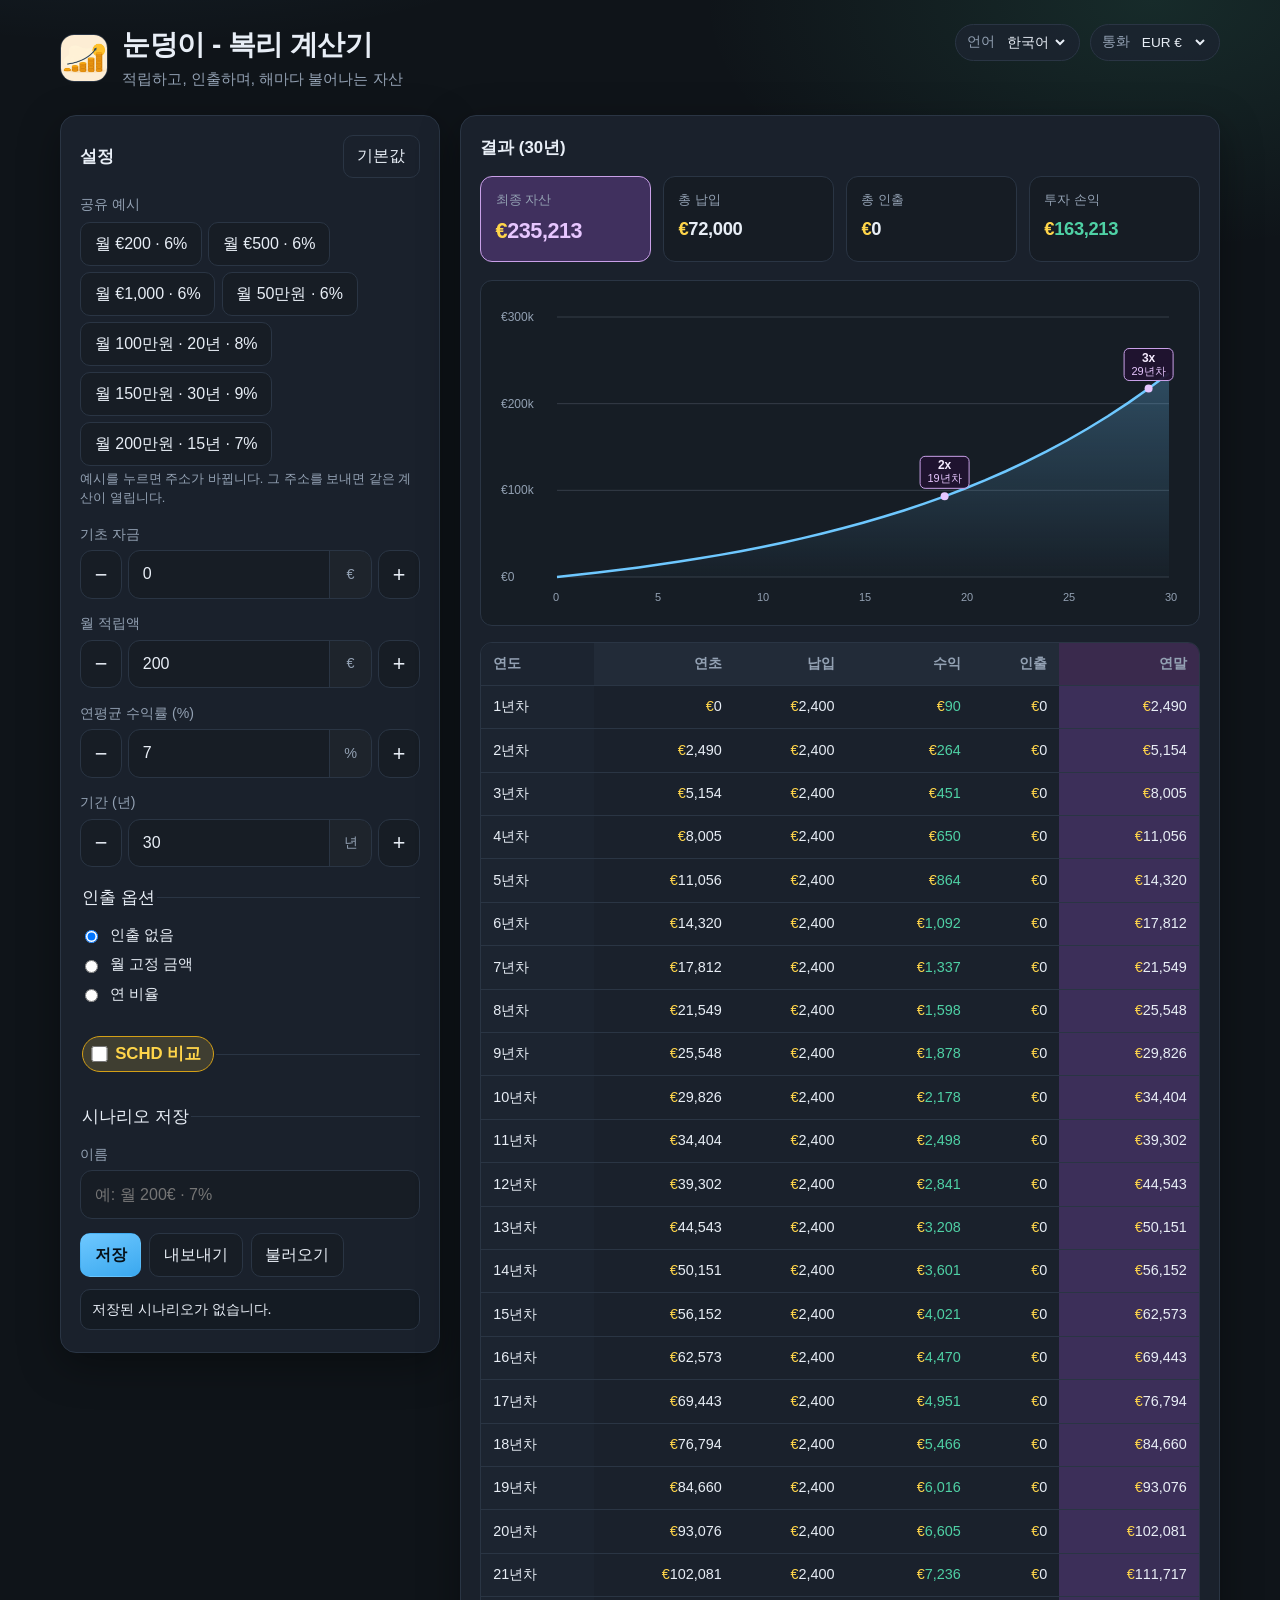
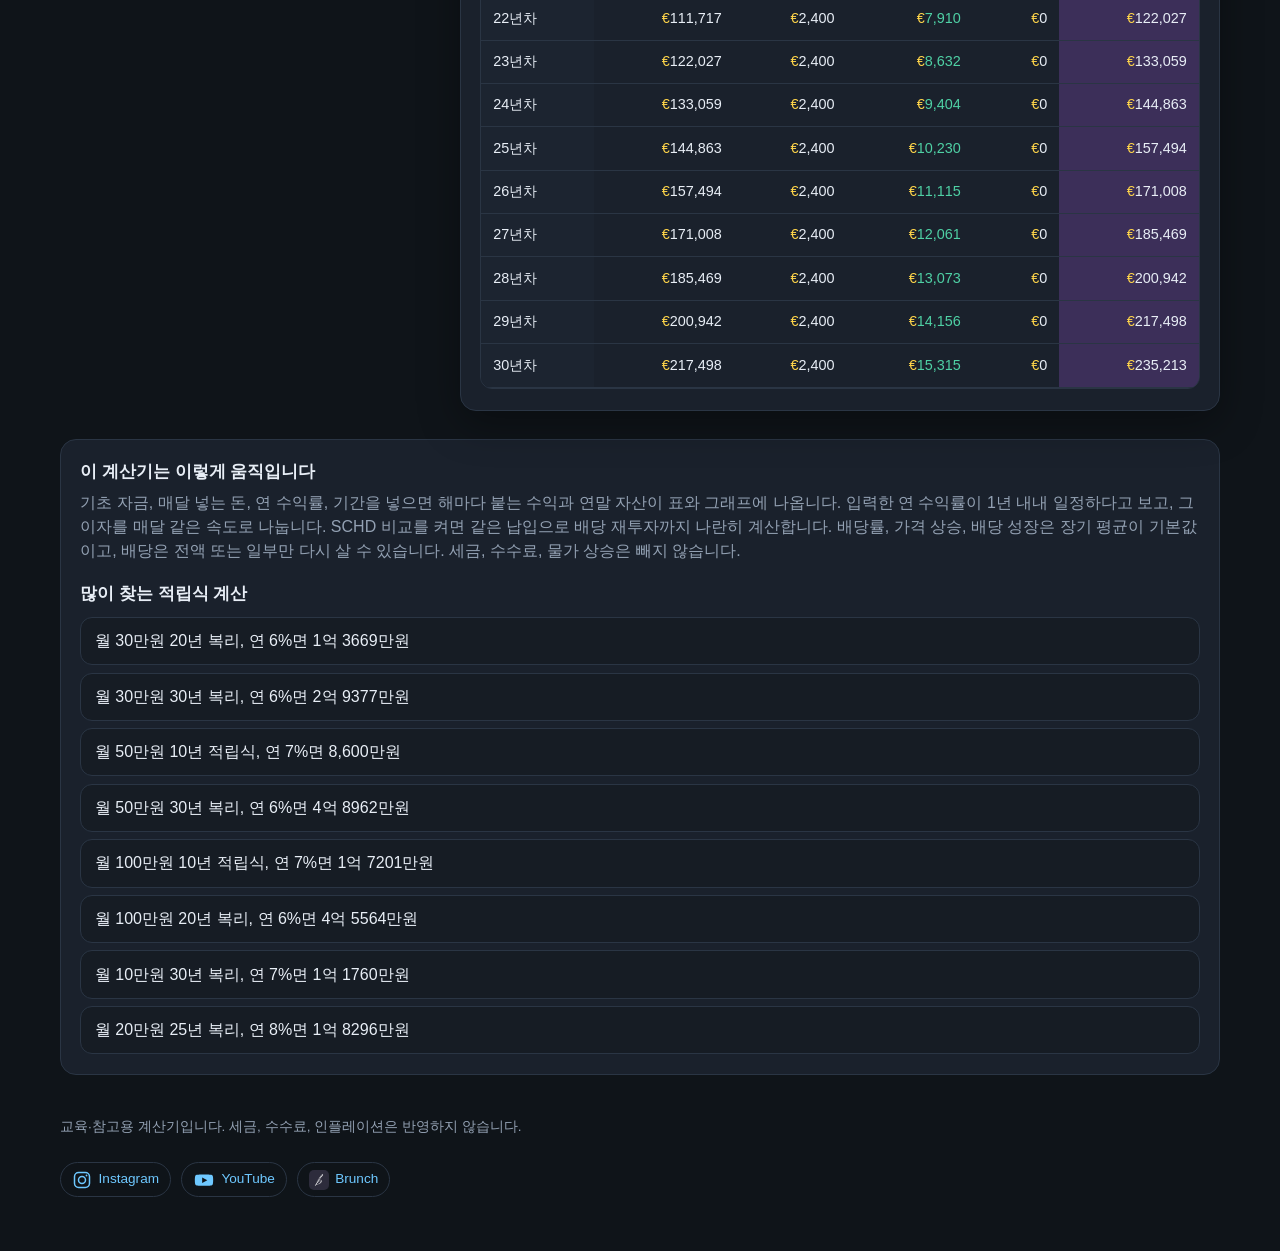
<file: index.html>
<!DOCTYPE html>
<html lang="ko">
<head>
  <meta charset="UTF-8" />
  <meta name="viewport" content="width=device-width, initial-scale=1" />
  <title>눈덩이 복리 계산기 | 월 30만원·50만원·100만원, 10년·20년·30년 뒤 자산</title>
  <meta name="description" content="매달 넣는 돈과 연 수익률을 입력하면 10년, 20년, 30년 뒤 자산이 바로 나옵니다. 월 30만원 20년은 연 6%에 1억 3669만원, 월 100만원 10년은 연 7%에 1억 7201만원입니다." />
  <meta name="robots" content="index,follow" />
  <link rel="canonical" href="https://dublinajae.github.io/snowball/" />
  <link rel="alternate" hreflang="ko" href="https://dublinajae.github.io/snowball/" />
  <link rel="alternate" hreflang="en" href="https://dublinajae.github.io/snowball/en/" />
  <link rel="alternate" hreflang="x-default" href="https://dublinajae.github.io/snowball/" />
  <meta property="og:type" content="website" />
  <meta property="og:locale" content="ko_KR" />
  <meta property="og:site_name" content="눈덩이" />
  <meta property="og:title" content="눈덩이 복리 계산기 | 매달 넣으면 몇 년 뒤 얼마인가" />
  <meta property="og:description" content="월 30만원을 20년, 연 6%로 넣으면 1억 3669만원. 월 100만원을 10년, 연 7%로 넣으면 1억 7201만원. 기간과 수익률은 바로 바꿔 볼 수 있습니다." />
  <meta property="og:url" content="https://dublinajae.github.io/snowball/" />
  <meta name="twitter:card" content="summary" />
  <meta name="twitter:title" content="눈덩이 복리 계산기 | 매달 넣으면 몇 년 뒤 얼마인가" />
  <meta name="twitter:description" content="월 30만원 20년 연 6%는 1억 3669만원, 월 100만원 10년 연 7%는 1억 7201만원. 적립식 복리를 표와 그래프로 계산합니다." />
  <script type="application/ld+json">
  {
    "@context": "https://schema.org",
    "@type": "WebApplication",
    "name": "눈덩이 - 복리 계산기",
    "url": "https://dublinajae.github.io/snowball/",
    "applicationCategory": "FinanceApplication",
    "operatingSystem": "Web",
    "inLanguage": "ko",
    "offers": { "@type": "Offer", "price": "0", "priceCurrency": "KRW" },
    "description": "매달 적립하는 돈과 연 수익률로 10년, 20년, 30년 뒤 자산을 계산합니다."
  }
  </script>
  <link rel="stylesheet" href="styles.css?v=24" />
  <link rel="icon" href="favicon.png?v=1" type="image/png" />
  <link rel="apple-touch-icon" href="apple-touch-icon.png" />
</head>
<body>
  <div class="app">
    <header class="header">
      <div class="brand">
        <img class="brand-mark" src="apple-touch-icon.png" alt="" width="48" height="48" />
        <div>
          <h1 data-i18n="appTitle">눈덩이 - 복리 계산기</h1>
          <p class="tagline" data-i18n="tagline">적립하고, 인출하며, 해마다 불어나는 자산</p>
        </div>
      </div>
      <div class="header-controls">
        <label class="chip">
          <span data-i18n="language">언어</span>
          <select id="language" aria-label="Language">
            <option value="ko">한국어</option>
            <option value="en">English</option>
          </select>
        </label>
        <label class="chip">
          <span data-i18n="currency">통화</span>
          <select id="currency" aria-label="Currency">
            <option value="EUR">EUR €</option>
            <option value="KRW">KRW 원</option>
          </select>
        </label>
      </div>
    </header>

    <main class="layout">
      <section class="panel inputs" aria-labelledby="inputs-heading">
        <div class="panel-head">
          <h2 id="inputs-heading" data-i18n="inputsTitle">설정</h2>
          <button type="button" id="resetDefaults" class="btn ghost" data-i18n="reset">기본값</button>
        </div>

        <div class="examples">
          <p class="examples-label" data-i18n="examplesTitle">공유 예시</p>
          <div class="example-row" id="exampleList"></div>
          <p class="hint" data-i18n="examplesHint">예시를 누르면 주소가 바뀝니다. 그 주소를 보내면 같은 계산이 열립니다.</p>
        </div>

        <div class="field">
          <label for="initialBalance" data-i18n="initialBalance">기초 자금</label>
          <div class="stepper">
            <button type="button" class="step-btn" data-nudge="down" aria-label="줄이기">−</button>
            <div class="input-with-suffix">
              <input id="initialBalance" type="text" inputmode="numeric" autocomplete="off" />
              <span class="suffix currency-suffix">€</span>
            </div>
            <button type="button" class="step-btn" data-nudge="up" aria-label="늘리기">+</button>
          </div>
        </div>

        <div class="field">
          <label for="monthlyContribution" data-i18n="monthlyContribution">월 적립액</label>
          <div class="stepper">
            <button type="button" class="step-btn" data-nudge="down" aria-label="줄이기">−</button>
            <div class="input-with-suffix">
              <input id="monthlyContribution" type="text" inputmode="numeric" autocomplete="off" />
              <span class="suffix currency-suffix">€</span>
            </div>
            <button type="button" class="step-btn" data-nudge="up" aria-label="늘리기">+</button>
          </div>
        </div>

        <div class="field">
          <label for="annualReturn" data-i18n="annualReturn">연평균 수익률 (%)</label>
          <div class="stepper">
            <button type="button" class="step-btn" data-nudge="down" aria-label="줄이기">−</button>
            <div class="input-with-suffix">
              <input id="annualReturn" type="number" step="0.1" inputmode="decimal" />
              <span class="suffix">%</span>
            </div>
            <button type="button" class="step-btn" data-nudge="up" aria-label="늘리기">+</button>
          </div>
        </div>

        <div class="field">
          <label for="years" data-i18n="years">기간 (년)</label>
          <div class="stepper">
            <button type="button" class="step-btn" data-nudge="down" aria-label="줄이기">−</button>
            <div class="input-with-suffix">
              <input id="years" type="number" min="1" max="80" step="1" inputmode="numeric" />
              <span class="suffix" data-i18n="yearsUnit">년</span>
            </div>
            <button type="button" class="step-btn" data-nudge="up" aria-label="늘리기">+</button>
          </div>
        </div>

        <fieldset class="fieldset">
          <legend data-i18n="withdrawalTitle">인출 옵션</legend>
          <div class="radio-row">
            <label>
              <input type="radio" name="withdrawalMode" value="none" checked />
              <span data-i18n="withdrawalNone">인출 없음</span>
            </label>
            <label>
              <input type="radio" name="withdrawalMode" value="fixed" />
              <span data-i18n="withdrawalFixed">월 고정 금액</span>
            </label>
            <label>
              <input type="radio" name="withdrawalMode" value="percent" />
              <span data-i18n="withdrawalPercent">연 비율</span>
            </label>
          </div>

          <div class="field withdrawal-field" id="fixedWithdrawalField" hidden>
            <label for="monthlyWithdrawal" data-i18n="monthlyWithdrawal">월 인출액</label>
            <div class="stepper">
              <button type="button" class="step-btn" data-nudge="down" aria-label="줄이기">−</button>
              <div class="input-with-suffix">
                <input id="monthlyWithdrawal" type="text" inputmode="numeric" autocomplete="off" />
                <span class="suffix currency-suffix">€</span>
              </div>
              <button type="button" class="step-btn" data-nudge="up" aria-label="늘리기">+</button>
            </div>
          </div>

          <div class="field withdrawal-field" id="percentWithdrawalField" hidden>
            <label for="annualWithdrawalPercent" data-i18n="annualWithdrawalPercent">연 인출 비율 (%)</label>
            <div class="stepper">
              <button type="button" class="step-btn" data-nudge="down" aria-label="줄이기">−</button>
              <div class="input-with-suffix">
                <input id="annualWithdrawalPercent" type="number" min="0" max="100" step="0.1" inputmode="decimal" />
                <span class="suffix">%</span>
              </div>
              <button type="button" class="step-btn" data-nudge="up" aria-label="늘리기">+</button>
            </div>
            <p class="hint" data-i18n="percentHint">매년 초 잔액의 비율을 12개월로 나눠 인출합니다.</p>
          </div>
        </fieldset>

        <fieldset class="fieldset">
          <legend>
            <label class="legend-check">
              <input id="schdEnabled" type="checkbox" />
              <span data-i18n="schdCompare">SCHD 비교</span>
            </label>
          </legend>
          <div id="schdSettings" hidden>
          <p class="hint" data-i18n="schdHint">배당률 3.1%는 현재 분배수익률입니다. 배당 성장률 11%는 2012–2025년 연간 배당이 늘어난 속도(CAGR 10.99%)입니다. 가격 상승률 6%는 과거 시세 상승(약 10%)보다 낮게 잡은 보수적 가정입니다.</p>
          <div class="field">
            <label for="schdYield" data-i18n="schdYield">연간 배당률 (%)</label>
            <div class="stepper">
              <button type="button" class="step-btn" data-nudge="down" aria-label="줄이기">−</button>
              <div class="input-with-suffix">
                <input id="schdYield" type="number" step="0.1" inputmode="decimal" />
                <span class="suffix">%</span>
              </div>
              <button type="button" class="step-btn" data-nudge="up" aria-label="늘리기">+</button>
            </div>
          </div>
          <div class="field">
            <label for="schdPriceGrowth" data-i18n="schdPriceGrowth">연간 가격 상승률 (%)</label>
            <div class="stepper">
              <button type="button" class="step-btn" data-nudge="down" aria-label="줄이기">−</button>
              <div class="input-with-suffix">
                <input id="schdPriceGrowth" type="number" step="0.1" inputmode="decimal" />
                <span class="suffix">%</span>
              </div>
              <button type="button" class="step-btn" data-nudge="up" aria-label="늘리기">+</button>
            </div>
          </div>
          <div class="field">
            <label for="schdDividendGrowth" data-i18n="schdDividendGrowth">연간 배당 성장률 (%)</label>
            <div class="stepper">
              <button type="button" class="step-btn" data-nudge="down" aria-label="줄이기">−</button>
              <div class="input-with-suffix">
                <input id="schdDividendGrowth" type="number" step="0.1" inputmode="decimal" />
                <span class="suffix">%</span>
              </div>
              <button type="button" class="step-btn" data-nudge="up" aria-label="늘리기">+</button>
            </div>
          </div>
          <div class="radio-row">
            <label>
              <input type="radio" name="schdReinvest" value="all" checked />
              <span data-i18n="schdReinvestAll">배당 전액 재투자</span>
            </label>
            <label>
              <input type="radio" name="schdReinvest" value="amount" />
              <span data-i18n="schdReinvestAmountMode">일정 금액만 재투자</span>
            </label>
            <label>
              <input type="radio" name="schdReinvest" value="percent" />
              <span data-i18n="schdReinvestPercentMode">일정 비율만 재투자</span>
            </label>
          </div>
          <div class="field withdrawal-field" id="schdAmountField" hidden>
            <label for="schdReinvestAmount" data-i18n="schdReinvestAmount">월 재투자액</label>
            <div class="stepper">
              <button type="button" class="step-btn" data-nudge="down" aria-label="줄이기">−</button>
              <div class="input-with-suffix">
                <input id="schdReinvestAmount" type="text" inputmode="numeric" autocomplete="off" />
                <span class="suffix currency-suffix">€</span>
              </div>
              <button type="button" class="step-btn" data-nudge="up" aria-label="늘리기">+</button>
            </div>
            <p class="hint" data-i18n="schdAmountHint">이번 달 배당 가운데 이 금액만 다시 삽니다. 배당이 더 적으면 전액을 재투자합니다.</p>
          </div>
          <div class="field withdrawal-field" id="schdPercentField" hidden>
            <label for="schdReinvestPercent" data-i18n="schdReinvestPercent">재투자 비율 (%)</label>
            <div class="stepper">
              <button type="button" class="step-btn" data-nudge="down" aria-label="줄이기">−</button>
              <div class="input-with-suffix">
                <input id="schdReinvestPercent" type="number" min="0" max="100" step="5" inputmode="decimal" />
                <span class="suffix">%</span>
              </div>
              <button type="button" class="step-btn" data-nudge="up" aria-label="늘리기">+</button>
            </div>
            <p class="hint" data-i18n="schdPercentHint">이번 달 배당의 이 비율만 다시 사고, 나머지는 현금으로 쌓입니다.</p>
          </div>
          </div>
        </fieldset>

        <fieldset class="fieldset scenarios">
          <legend data-i18n="scenariosTitle">시나리오 저장</legend>
          <div class="field">
            <label for="scenarioName" data-i18n="scenarioName">이름</label>
            <input id="scenarioName" type="text" maxlength="60" placeholder="예: 월 200€ · 7%" />
          </div>
          <div class="btn-row">
            <button type="button" id="saveScenario" class="btn primary" data-i18n="save">저장</button>
            <button type="button" id="exportJson" class="btn" data-i18n="export">내보내기</button>
            <label class="btn file-btn">
              <span data-i18n="import">불러오기</span>
              <input id="importJson" type="file" accept="application/json,.json" hidden />
            </label>
          </div>
          <ul id="scenarioList" class="scenario-list" aria-live="polite"></ul>
        </fieldset>
      </section>

      <section class="panel results" aria-labelledby="results-heading">
        <div class="panel-head">
          <h2 id="results-heading">결과 (30년)</h2>
        </div>

        <div class="summary" id="summary">
          <article class="stat stat-final">
            <h3 data-i18n="finalBalance">최종 자산</h3>
            <p class="stat-value" id="finalBalance">—</p>
          </article>
          <article class="stat">
            <h3 data-i18n="totalContributed">총 납입</h3>
            <p class="stat-value" id="totalContributed">—</p>
          </article>
          <article class="stat">
            <h3 data-i18n="totalWithdrawn">총 인출</h3>
            <p class="stat-value" id="totalWithdrawn">—</p>
          </article>
          <article class="stat">
            <h3 data-i18n="gain">투자 손익</h3>
            <p class="stat-value" id="gain">—</p>
          </article>
        </div>

        <div class="summary summary-schd" id="schdSummary" hidden>
          <article class="stat stat-schd">
            <h3 data-i18n="schdTotal">SCHD 자산</h3>
            <p class="stat-value" id="schdTotal">—</p>
          </article>
          <article class="stat">
            <h3 data-i18n="schdAnnualCash">연간 배당</h3>
            <p class="stat-value" id="schdAnnualCash">—</p>
          </article>
          <article class="stat">
            <h3 data-i18n="schdCash">누적 배당</h3>
            <p class="stat-value" id="schdCash">—</p>
          </article>
          <article class="stat">
            <h3 data-i18n="schdGap">복리와 차이</h3>
            <p class="stat-value" id="schdGap">—</p>
          </article>
        </div>

        <div class="chart-wrap">
          <canvas id="chart" width="800" height="320" role="img" aria-label="Asset growth chart"></canvas>
        </div>

        <div class="table-wrap">
          <table id="yearTable">
            <thead>
              <tr>
                <th data-i18n="colYear">연도</th>
                <th data-i18n="colStart">연초</th>
                <th data-i18n="colContrib">납입</th>
                <th data-i18n="colGrowth">수익</th>
                <th data-i18n="colWithdraw">인출</th>
                <th class="col-end" data-i18n="colEnd">연말</th>
                <th class="col-schd" data-i18n="colSchd">SCHD</th>
                <th class="col-dividend-annual" data-i18n="colAnnualDividendCash">연간 배당</th>
                <th class="col-dividend" data-i18n="colDividendCash">누적 배당</th>
              </tr>
            </thead>
            <tbody></tbody>
          </table>
        </div>
      </section>
    </main>

    <section class="seo-note" aria-labelledby="about-heading">
      <h2 id="about-heading" data-i18n="aboutTitle">이 계산기는 이렇게 움직입니다</h2>
      <p data-i18n="aboutBody">기초 자금, 매달 넣는 돈, 연 수익률, 기간을 넣으면 해마다 붙는 수익과 연말 자산이 표와 그래프에 나옵니다. 입력한 연 수익률이 1년 내내 일정하다고 보고, 그 이자를 매달 같은 속도로 나눕니다. SCHD 비교를 켜면 같은 납입으로 배당 재투자까지 나란히 계산합니다. 배당률, 가격 상승, 배당 성장은 장기 평균이 기본값이고, 배당은 전액 또는 일부만 다시 살 수 있습니다. 세금, 수수료, 물가 상승은 빼지 않습니다.</p>
      <h2 data-i18n="guidesTitle">많이 찾는 적립식 계산</h2>
      <ul class="guide-links">
        <li><a href="wol-30manwon-20nyeon/">월 30만원 20년 복리, 연 6%면 1억 3669만원</a></li>
        <li><a href="wol-30manwon-30nyeon/">월 30만원 30년 복리, 연 6%면 2억 9377만원</a></li>
        <li><a href="wol-50manwon-10nyeon/">월 50만원 10년 적립식, 연 7%면 8,600만원</a></li>
        <li><a href="wol-50manwon-30nyeon/">월 50만원 30년 복리, 연 6%면 4억 8962만원</a></li>
        <li><a href="wol-100manwon-10nyeon/">월 100만원 10년 적립식, 연 7%면 1억 7201만원</a></li>
        <li><a href="wol-100manwon-20nyeon/">월 100만원 20년 복리, 연 6%면 4억 5564만원</a></li>
        <li><a href="wol-10manwon-30nyeon/">월 10만원 30년 복리, 연 7%면 1억 1760만원</a></li>
        <li><a href="wol-20manwon-25nyeon/">월 20만원 25년 복리, 연 8%면 1억 8296만원</a></li>
      </ul>
    </section>

    <footer class="footer">
      <p data-i18n="disclaimer">교육·참고용 계산기입니다. 세금, 수수료, 인플레이션은 반영하지 않습니다.</p>
      <nav class="social" aria-label="DublinAjae">
        <a href="https://instagram.com/DublinAjae" target="_blank" rel="noopener noreferrer">
          <svg viewBox="0 0 24 24" width="20" height="20" aria-hidden="true">
            <rect x="3" y="3" width="18" height="18" rx="5" fill="none" stroke="currentColor" stroke-width="1.8"/>
            <circle cx="12" cy="12" r="4.2" fill="none" stroke="currentColor" stroke-width="1.8"/>
            <circle cx="17.4" cy="6.6" r="1.1" fill="currentColor"/>
          </svg>
          <span>Instagram</span>
        </a>
        <a href="https://youtube.com/@DublinAjae" target="_blank" rel="noopener noreferrer">
          <svg viewBox="0 0 24 24" width="22" height="20" aria-hidden="true">
            <path fill="currentColor" d="M23 12.2s0-3.2-.4-4.6c-.2-.9-.9-1.6-1.8-1.8C19.2 5.4 12 5.4 12 5.4s-7.2 0-8.8.4c-.9.2-1.6.9-1.8 1.8C1 9 1 12.2 1 12.2s0 3.2.4 4.6c.2.9.9 1.6 1.8 1.8 1.6.4 8.8.4 8.8.4s7.2 0 8.8-.4c.9-.2 1.6-.9 1.8-1.8.4-1.4.4-4.6.4-4.6zM9.8 15.5v-6.6l6.2 3.3-6.2 3.3z"/>
          </svg>
          <span>YouTube</span>
        </a>
        <a href="https://brunch.co.kr/@dublinajae" target="_blank" rel="noopener noreferrer">
          <img src="brunch.png" width="20" height="20" alt="" />
          <span>Brunch</span>
        </a>
      </nav>
    </footer>
  </div>

  <script src="app.js?v=34"></script>
</body>
</html>
</file>
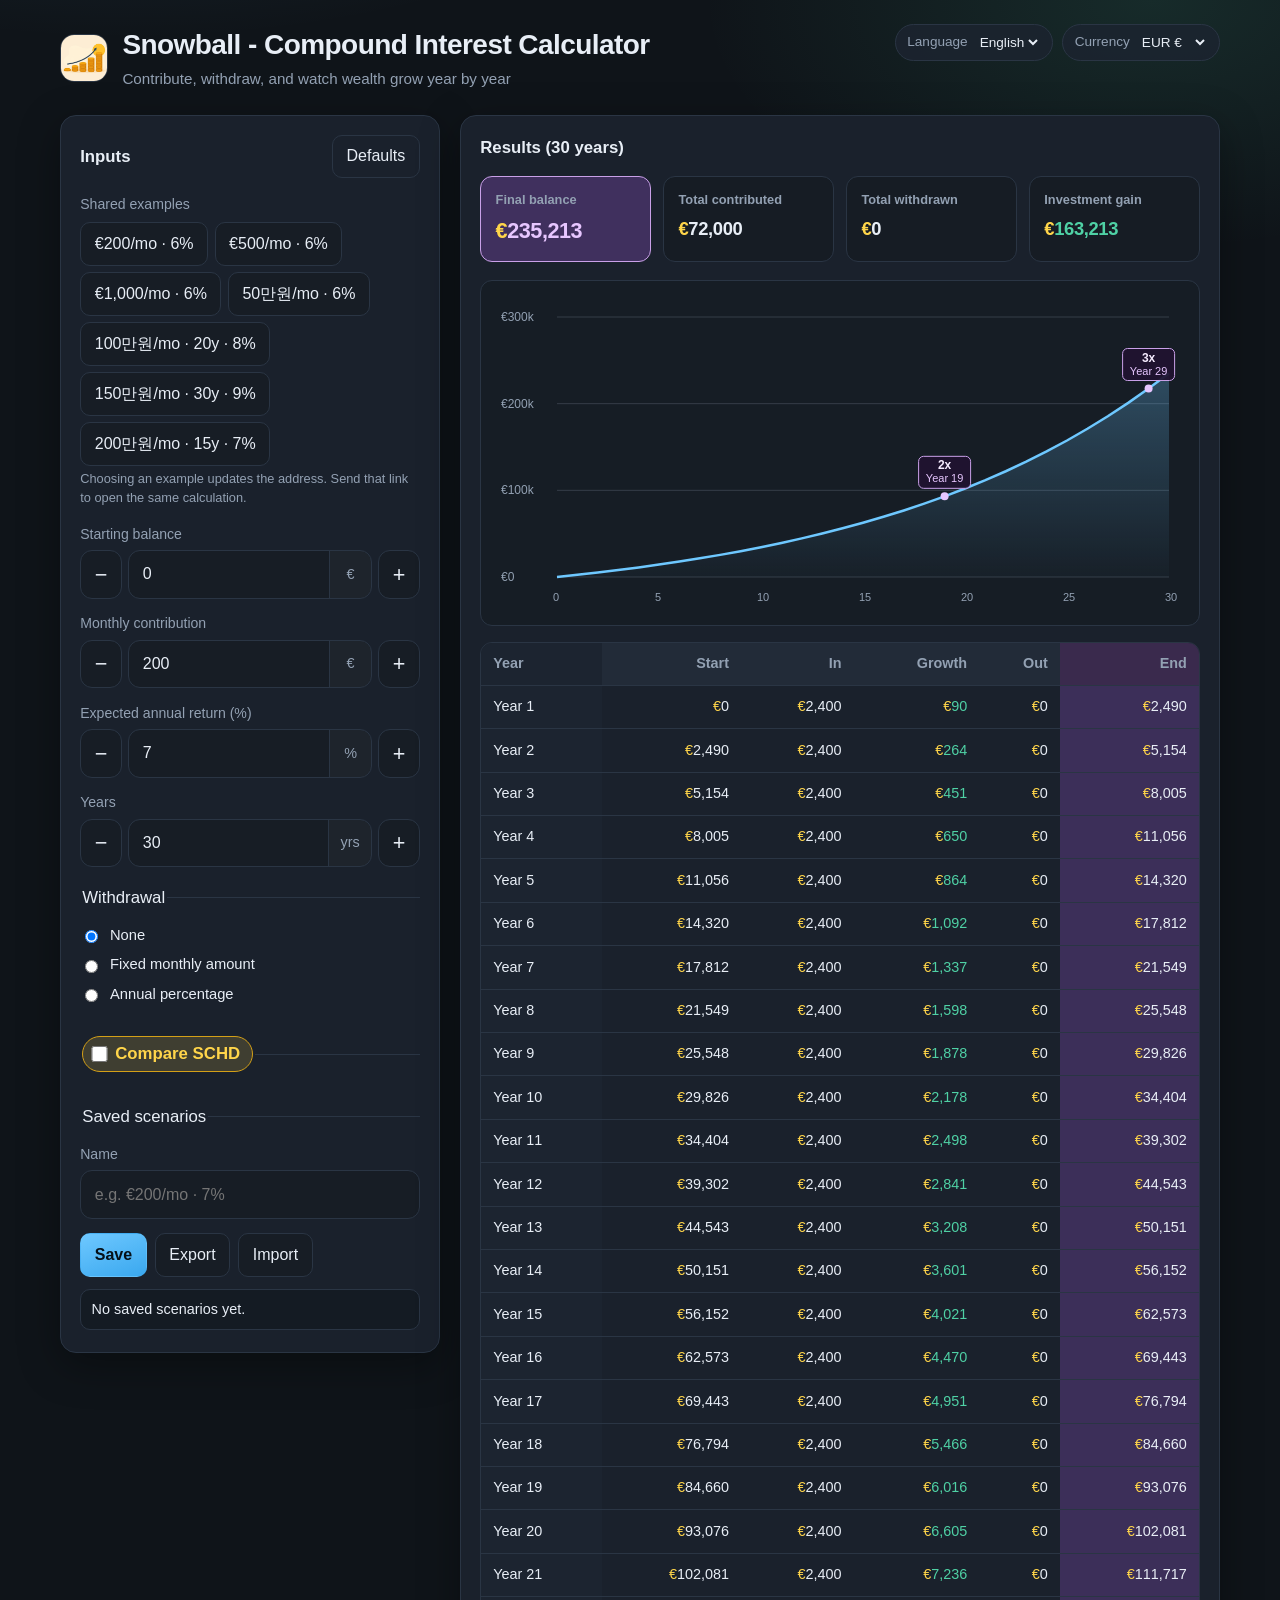
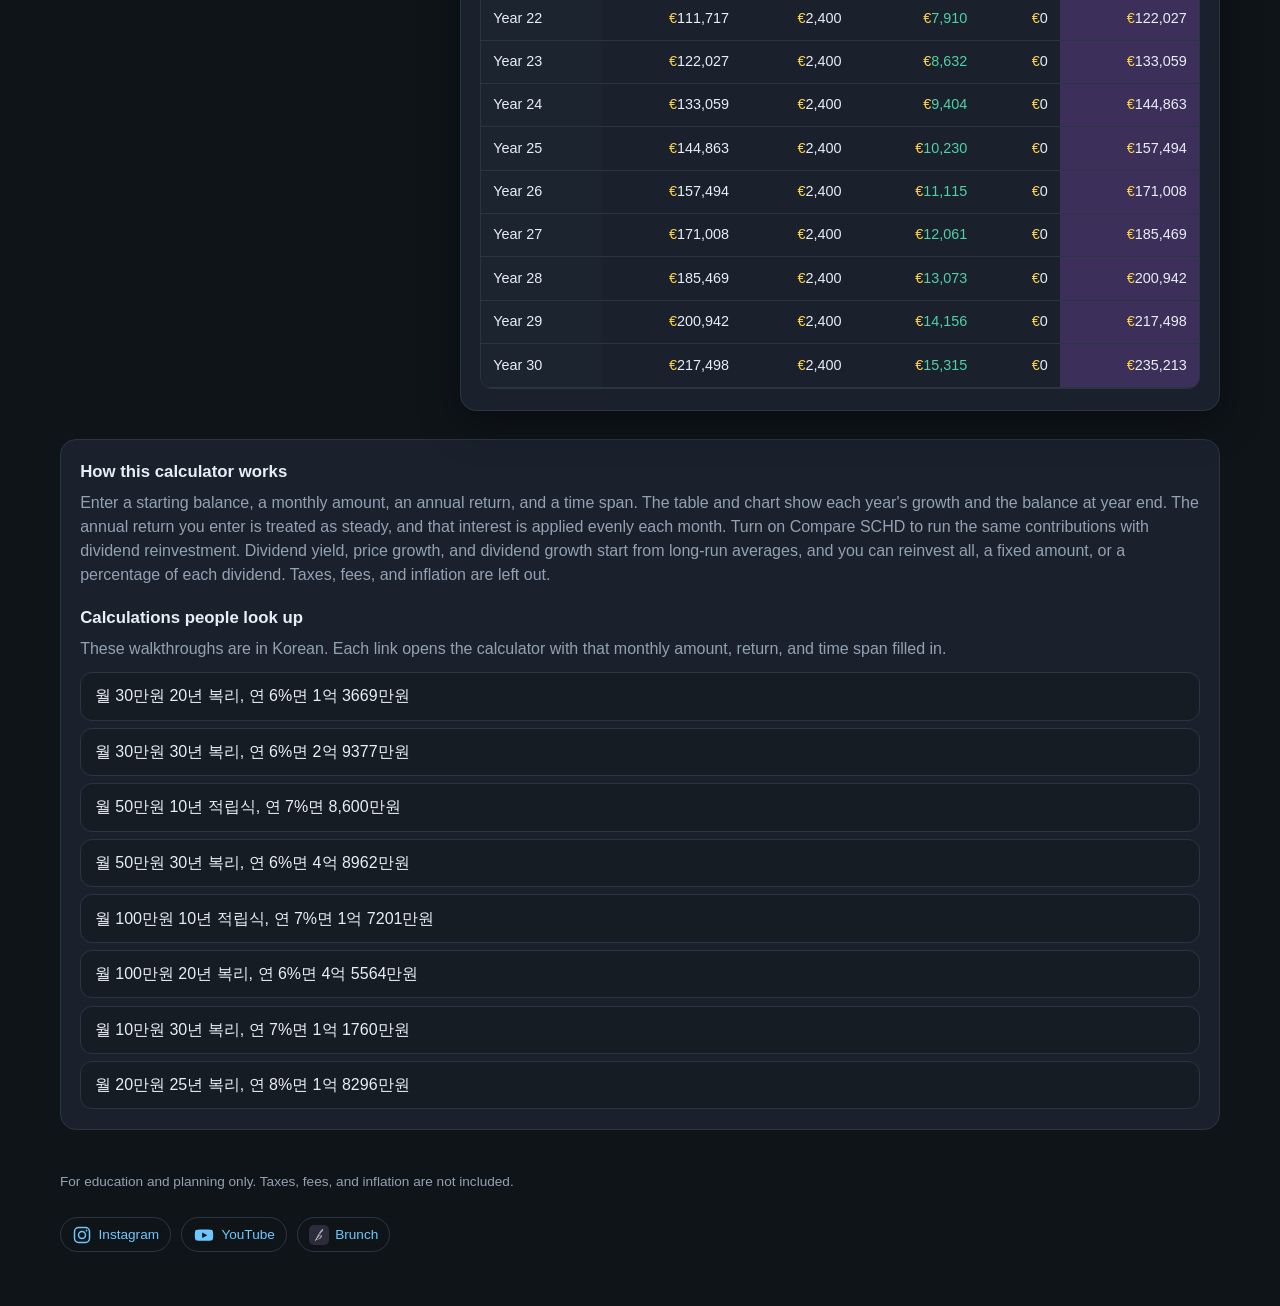
<file: en/index.html>
<!DOCTYPE html>
<html lang="en">
<head>
  <meta charset="UTF-8" />
  <meta name="viewport" content="width=device-width, initial-scale=1" />
  <title>Snowball Compound Interest Calculator | Monthly savings after 10, 20, 30 years</title>
  <meta name="description" content="Enter a monthly amount and an annual return to see the balance after 10, 20, or 30 years. At 6%, 300,000 won a month for 20 years becomes about 137 million won." />
  <meta name="robots" content="index,follow" />
  <link rel="canonical" href="https://dublinajae.github.io/snowball/en/" />
  <link rel="alternate" hreflang="ko" href="https://dublinajae.github.io/snowball/" />
  <link rel="alternate" hreflang="en" href="https://dublinajae.github.io/snowball/en/" />
  <link rel="alternate" hreflang="x-default" href="https://dublinajae.github.io/snowball/" />
  <meta property="og:type" content="website" />
  <meta property="og:locale" content="en_US" />
  <meta property="og:site_name" content="Snowball" />
  <meta property="og:title" content="Snowball Compound Interest Calculator | See what monthly saving becomes" />
  <meta property="og:description" content="300,000 won a month for 20 years at 6% grows to about 137 million won. Change the amount, return, and years in the calculator." />
  <meta property="og:url" content="https://dublinajae.github.io/snowball/en/" />
  <meta name="twitter:card" content="summary" />
  <meta name="twitter:title" content="Snowball Compound Interest Calculator | See what monthly saving becomes" />
  <meta name="twitter:description" content="See a 20-year and 10-year monthly saving result, then change the amount and return yourself." />
  <script type="application/ld+json">
  {
    "@context": "https://schema.org",
    "@type": "WebApplication",
    "name": "Snowball - Compound Interest Calculator",
    "url": "https://dublinajae.github.io/snowball/en/",
    "applicationCategory": "FinanceApplication",
    "operatingSystem": "Web",
    "inLanguage": "en",
    "offers": { "@type": "Offer", "price": "0", "priceCurrency": "KRW" },
    "description": "Calculate the balance after 10, 20, or 30 years of monthly contributions."
  }
  </script>
  <link rel="stylesheet" href="../styles.css?v=24" />
  <link rel="icon" href="../favicon.png?v=1" type="image/png" />
  <link rel="apple-touch-icon" href="../apple-touch-icon.png" />
</head>
<body>
  <div class="app">
    <header class="header">
      <div class="brand">
        <img class="brand-mark" src="../apple-touch-icon.png" alt="" width="48" height="48" />
        <div>
          <h1 data-i18n="appTitle">Snowball - Compound Interest Calculator</h1>
          <p class="tagline" data-i18n="tagline">Contribute, withdraw, and watch wealth grow year by year</p>
        </div>
      </div>
      <div class="header-controls">
        <label class="chip">
          <span data-i18n="language">Language</span>
          <select id="language" aria-label="Language">
            <option value="ko">한국어</option>
            <option value="en" selected>English</option>
          </select>
        </label>
        <label class="chip">
          <span data-i18n="currency">Currency</span>
          <select id="currency" aria-label="Currency">
            <option value="EUR">EUR €</option>
            <option value="KRW">KRW 원</option>
          </select>
        </label>
      </div>
    </header>

    <main class="layout">
      <section class="panel inputs" aria-labelledby="inputs-heading">
        <div class="panel-head">
          <h2 id="inputs-heading" data-i18n="inputsTitle">Inputs</h2>
          <button type="button" id="resetDefaults" class="btn ghost" data-i18n="reset">Defaults</button>
        </div>

        <div class="examples">
          <p class="examples-label" data-i18n="examplesTitle">Shared examples</p>
          <div class="example-row" id="exampleList"></div>
          <p class="hint" data-i18n="examplesHint">Choosing an example updates the address. Send that link to open the same calculation.</p>
        </div>

        <div class="field">
          <label for="initialBalance" data-i18n="initialBalance">Starting balance</label>
          <div class="stepper">
            <button type="button" class="step-btn" data-nudge="down" aria-label="Decrease">−</button>
            <div class="input-with-suffix">
              <input id="initialBalance" type="text" inputmode="numeric" autocomplete="off" />
              <span class="suffix currency-suffix">€</span>
            </div>
            <button type="button" class="step-btn" data-nudge="up" aria-label="Increase">+</button>
          </div>
        </div>

        <div class="field">
          <label for="monthlyContribution" data-i18n="monthlyContribution">Monthly contribution</label>
          <div class="stepper">
            <button type="button" class="step-btn" data-nudge="down" aria-label="Decrease">−</button>
            <div class="input-with-suffix">
              <input id="monthlyContribution" type="text" inputmode="numeric" autocomplete="off" />
              <span class="suffix currency-suffix">€</span>
            </div>
            <button type="button" class="step-btn" data-nudge="up" aria-label="Increase">+</button>
          </div>
        </div>

        <div class="field">
          <label for="annualReturn" data-i18n="annualReturn">Expected annual return (%)</label>
          <div class="stepper">
            <button type="button" class="step-btn" data-nudge="down" aria-label="Decrease">−</button>
            <div class="input-with-suffix">
              <input id="annualReturn" type="number" step="0.1" inputmode="decimal" />
              <span class="suffix">%</span>
            </div>
            <button type="button" class="step-btn" data-nudge="up" aria-label="Increase">+</button>
          </div>
        </div>

        <div class="field">
          <label for="years" data-i18n="years">Years</label>
          <div class="stepper">
            <button type="button" class="step-btn" data-nudge="down" aria-label="Decrease">−</button>
            <div class="input-with-suffix">
              <input id="years" type="number" min="1" max="80" step="1" inputmode="numeric" />
              <span class="suffix" data-i18n="yearsUnit">yrs</span>
            </div>
            <button type="button" class="step-btn" data-nudge="up" aria-label="Increase">+</button>
          </div>
        </div>

        <fieldset class="fieldset">
          <legend data-i18n="withdrawalTitle">Withdrawal</legend>
          <div class="radio-row">
            <label>
              <input type="radio" name="withdrawalMode" value="none" checked />
              <span data-i18n="withdrawalNone">None</span>
            </label>
            <label>
              <input type="radio" name="withdrawalMode" value="fixed" />
              <span data-i18n="withdrawalFixed">Fixed monthly amount</span>
            </label>
            <label>
              <input type="radio" name="withdrawalMode" value="percent" />
              <span data-i18n="withdrawalPercent">Annual percentage</span>
            </label>
          </div>

          <div class="field withdrawal-field" id="fixedWithdrawalField" hidden>
            <label for="monthlyWithdrawal" data-i18n="monthlyWithdrawal">Monthly withdrawal</label>
            <div class="stepper">
              <button type="button" class="step-btn" data-nudge="down" aria-label="Decrease">−</button>
              <div class="input-with-suffix">
                <input id="monthlyWithdrawal" type="text" inputmode="numeric" autocomplete="off" />
                <span class="suffix currency-suffix">€</span>
              </div>
              <button type="button" class="step-btn" data-nudge="up" aria-label="Increase">+</button>
            </div>
          </div>

          <div class="field withdrawal-field" id="percentWithdrawalField" hidden>
            <label for="annualWithdrawalPercent" data-i18n="annualWithdrawalPercent">Annual withdrawal rate (%)</label>
            <div class="stepper">
              <button type="button" class="step-btn" data-nudge="down" aria-label="Decrease">−</button>
              <div class="input-with-suffix">
                <input id="annualWithdrawalPercent" type="number" min="0" max="100" step="0.1" inputmode="decimal" />
                <span class="suffix">%</span>
              </div>
              <button type="button" class="step-btn" data-nudge="up" aria-label="Increase">+</button>
            </div>
            <p class="hint" data-i18n="percentHint">Each year, withdraw that percentage of the opening balance in 12 equal monthly parts.</p>
          </div>
        </fieldset>

        <fieldset class="fieldset">
          <legend>
            <label class="legend-check">
              <input id="schdEnabled" type="checkbox" />
              <span data-i18n="schdCompare">Compare SCHD</span>
            </label>
          </legend>
          <div id="schdSettings" hidden>
          <p class="hint" data-i18n="schdHint">The 3.1% yield is the current distribution yield. The 11% dividend growth is the 2012–2025 dividend CAGR (10.99%). The 6% price growth is a conservative assumption, below the historical price rise of about 10%.</p>
          <div class="field">
            <label for="schdYield" data-i18n="schdYield">Annual dividend yield (%)</label>
            <div class="stepper">
              <button type="button" class="step-btn" data-nudge="down" aria-label="Decrease">−</button>
              <div class="input-with-suffix">
                <input id="schdYield" type="number" step="0.1" inputmode="decimal" />
                <span class="suffix">%</span>
              </div>
              <button type="button" class="step-btn" data-nudge="up" aria-label="Increase">+</button>
            </div>
          </div>
          <div class="field">
            <label for="schdPriceGrowth" data-i18n="schdPriceGrowth">Annual price growth (%)</label>
            <div class="stepper">
              <button type="button" class="step-btn" data-nudge="down" aria-label="Decrease">−</button>
              <div class="input-with-suffix">
                <input id="schdPriceGrowth" type="number" step="0.1" inputmode="decimal" />
                <span class="suffix">%</span>
              </div>
              <button type="button" class="step-btn" data-nudge="up" aria-label="Increase">+</button>
            </div>
          </div>
          <div class="field">
            <label for="schdDividendGrowth" data-i18n="schdDividendGrowth">Annual dividend growth (%)</label>
            <div class="stepper">
              <button type="button" class="step-btn" data-nudge="down" aria-label="Decrease">−</button>
              <div class="input-with-suffix">
                <input id="schdDividendGrowth" type="number" step="0.1" inputmode="decimal" />
                <span class="suffix">%</span>
              </div>
              <button type="button" class="step-btn" data-nudge="up" aria-label="Increase">+</button>
            </div>
          </div>
          <div class="radio-row">
            <label>
              <input type="radio" name="schdReinvest" value="all" checked />
              <span data-i18n="schdReinvestAll">Reinvest all dividends</span>
            </label>
            <label>
              <input type="radio" name="schdReinvest" value="amount" />
              <span data-i18n="schdReinvestAmountMode">Reinvest a fixed amount</span>
            </label>
            <label>
              <input type="radio" name="schdReinvest" value="percent" />
              <span data-i18n="schdReinvestPercentMode">Reinvest a percentage</span>
            </label>
          </div>
          <div class="field withdrawal-field" id="schdAmountField" hidden>
            <label for="schdReinvestAmount" data-i18n="schdReinvestAmount">Monthly reinvestment</label>
            <div class="stepper">
              <button type="button" class="step-btn" data-nudge="down" aria-label="Decrease">−</button>
              <div class="input-with-suffix">
                <input id="schdReinvestAmount" type="text" inputmode="numeric" autocomplete="off" />
                <span class="suffix currency-suffix">€</span>
              </div>
              <button type="button" class="step-btn" data-nudge="up" aria-label="Increase">+</button>
            </div>
            <p class="hint" data-i18n="schdAmountHint">Only this much of the month’s dividend is used to buy more shares. If the dividend is smaller, all of it is reinvested.</p>
          </div>
          <div class="field withdrawal-field" id="schdPercentField" hidden>
            <label for="schdReinvestPercent" data-i18n="schdReinvestPercent">Reinvestment share (%)</label>
            <div class="stepper">
              <button type="button" class="step-btn" data-nudge="down" aria-label="Decrease">−</button>
              <div class="input-with-suffix">
                <input id="schdReinvestPercent" type="number" min="0" max="100" step="5" inputmode="decimal" />
                <span class="suffix">%</span>
              </div>
              <button type="button" class="step-btn" data-nudge="up" aria-label="Increase">+</button>
            </div>
            <p class="hint" data-i18n="schdPercentHint">This share of each month’s dividend buys more shares. The rest is kept as cash.</p>
          </div>
          </div>
        </fieldset>

        <fieldset class="fieldset scenarios">
          <legend data-i18n="scenariosTitle">Saved scenarios</legend>
          <div class="field">
            <label for="scenarioName" data-i18n="scenarioName">Name</label>
            <input id="scenarioName" type="text" maxlength="60" placeholder="e.g. €200/mo · 7%" />
          </div>
          <div class="btn-row">
            <button type="button" id="saveScenario" class="btn primary" data-i18n="save">Save</button>
            <button type="button" id="exportJson" class="btn" data-i18n="export">Export</button>
            <label class="btn file-btn">
              <span data-i18n="import">Import</span>
              <input id="importJson" type="file" accept="application/json,.json" hidden />
            </label>
          </div>
          <ul id="scenarioList" class="scenario-list" aria-live="polite"></ul>
        </fieldset>
      </section>

      <section class="panel results" aria-labelledby="results-heading">
        <div class="panel-head">
          <h2 id="results-heading">Results (30 years)</h2>
        </div>

        <div class="summary" id="summary">
          <article class="stat stat-final">
            <h3 data-i18n="finalBalance">Final balance</h3>
            <p class="stat-value" id="finalBalance">—</p>
          </article>
          <article class="stat">
            <h3 data-i18n="totalContributed">Total contributed</h3>
            <p class="stat-value" id="totalContributed">—</p>
          </article>
          <article class="stat">
            <h3 data-i18n="totalWithdrawn">Total withdrawn</h3>
            <p class="stat-value" id="totalWithdrawn">—</p>
          </article>
          <article class="stat">
            <h3 data-i18n="gain">Investment gain</h3>
            <p class="stat-value" id="gain">—</p>
          </article>
        </div>

        <div class="summary summary-schd" id="schdSummary" hidden>
          <article class="stat stat-schd">
            <h3 data-i18n="schdTotal">SCHD assets</h3>
            <p class="stat-value" id="schdTotal">—</p>
          </article>
          <article class="stat">
            <h3 data-i18n="schdAnnualCash">Annual dividends</h3>
            <p class="stat-value" id="schdAnnualCash">—</p>
          </article>
          <article class="stat">
            <h3 data-i18n="schdCash">Cumulative dividends</h3>
            <p class="stat-value" id="schdCash">—</p>
          </article>
          <article class="stat">
            <h3 data-i18n="schdGap">Versus compound</h3>
            <p class="stat-value" id="schdGap">—</p>
          </article>
        </div>

        <div class="chart-wrap">
          <canvas id="chart" width="800" height="320" role="img" aria-label="Asset growth chart"></canvas>
        </div>

        <div class="table-wrap">
          <table id="yearTable">
            <thead>
              <tr>
                <th data-i18n="colYear">Year</th>
                <th data-i18n="colStart">Start</th>
                <th data-i18n="colContrib">In</th>
                <th data-i18n="colGrowth">Growth</th>
                <th data-i18n="colWithdraw">Out</th>
                <th class="col-end" data-i18n="colEnd">End</th>
                <th class="col-schd" data-i18n="colSchd">SCHD</th>
                <th class="col-dividend-annual" data-i18n="colAnnualDividendCash">Annual dividends</th>
                <th class="col-dividend" data-i18n="colDividendCash">Cumulative dividends</th>
              </tr>
            </thead>
            <tbody></tbody>
          </table>
        </div>
      </section>
    </main>

    <section class="seo-note" aria-labelledby="about-heading">
      <h2 id="about-heading" data-i18n="aboutTitle">How this calculator works</h2>
      <p data-i18n="aboutBody">Enter a starting balance, a monthly amount, an annual return, and a time span. The table and chart show each year's growth and the balance at year end. The annual return you enter is treated as steady, and that interest is applied evenly each month. Turn on Compare SCHD to run the same contributions with dividend reinvestment. Dividend yield, price growth, and dividend growth start from long-run averages, and you can reinvest all, a fixed amount, or a percentage of each dividend. Taxes, fees, and inflation are left out.</p>
      <h2 data-i18n="guidesTitle">Calculations people look up</h2>
      <p>These walkthroughs are in Korean. Each link opens the calculator with that monthly amount, return, and time span filled in.</p>
      <ul class="guide-links">
        <li><a href="../wol-30manwon-20nyeon/">월 30만원 20년 복리, 연 6%면 1억 3669만원</a></li>
        <li><a href="../wol-30manwon-30nyeon/">월 30만원 30년 복리, 연 6%면 2억 9377만원</a></li>
        <li><a href="../wol-50manwon-10nyeon/">월 50만원 10년 적립식, 연 7%면 8,600만원</a></li>
        <li><a href="../wol-50manwon-30nyeon/">월 50만원 30년 복리, 연 6%면 4억 8962만원</a></li>
        <li><a href="../wol-100manwon-10nyeon/">월 100만원 10년 적립식, 연 7%면 1억 7201만원</a></li>
        <li><a href="../wol-100manwon-20nyeon/">월 100만원 20년 복리, 연 6%면 4억 5564만원</a></li>
        <li><a href="../wol-10manwon-30nyeon/">월 10만원 30년 복리, 연 7%면 1억 1760만원</a></li>
        <li><a href="../wol-20manwon-25nyeon/">월 20만원 25년 복리, 연 8%면 1억 8296만원</a></li>
      </ul>
    </section>

    <footer class="footer">
      <p data-i18n="disclaimer">For education and planning only. Taxes, fees, and inflation are not included.</p>
      <nav class="social" aria-label="DublinAjae">
        <a href="https://instagram.com/DublinAjae" target="_blank" rel="noopener noreferrer">
          <svg viewBox="0 0 24 24" width="20" height="20" aria-hidden="true">
            <rect x="3" y="3" width="18" height="18" rx="5" fill="none" stroke="currentColor" stroke-width="1.8"/>
            <circle cx="12" cy="12" r="4.2" fill="none" stroke="currentColor" stroke-width="1.8"/>
            <circle cx="17.4" cy="6.6" r="1.1" fill="currentColor"/>
          </svg>
          <span>Instagram</span>
        </a>
        <a href="https://youtube.com/@DublinAjae" target="_blank" rel="noopener noreferrer">
          <svg viewBox="0 0 24 24" width="22" height="20" aria-hidden="true">
            <path fill="currentColor" d="M23 12.2s0-3.2-.4-4.6c-.2-.9-.9-1.6-1.8-1.8C19.2 5.4 12 5.4 12 5.4s-7.2 0-8.8.4c-.9.2-1.6.9-1.8 1.8C1 9 1 12.2 1 12.2s0 3.2.4 4.6c.2.9.9 1.6 1.8 1.8 1.6.4 8.8.4 8.8.4s7.2 0 8.8-.4c.9-.2 1.6-.9 1.8-1.8.4-1.4.4-4.6.4-4.6zM9.8 15.5v-6.6l6.2 3.3-6.2 3.3z"/>
          </svg>
          <span>YouTube</span>
        </a>
        <a href="https://brunch.co.kr/@dublinajae" target="_blank" rel="noopener noreferrer">
          <img src="../brunch.png" width="20" height="20" alt="" />
          <span>Brunch</span>
        </a>
      </nav>
    </footer>
  </div>

  <script src="../app.js?v=34"></script>
</body>
</html>
</file>
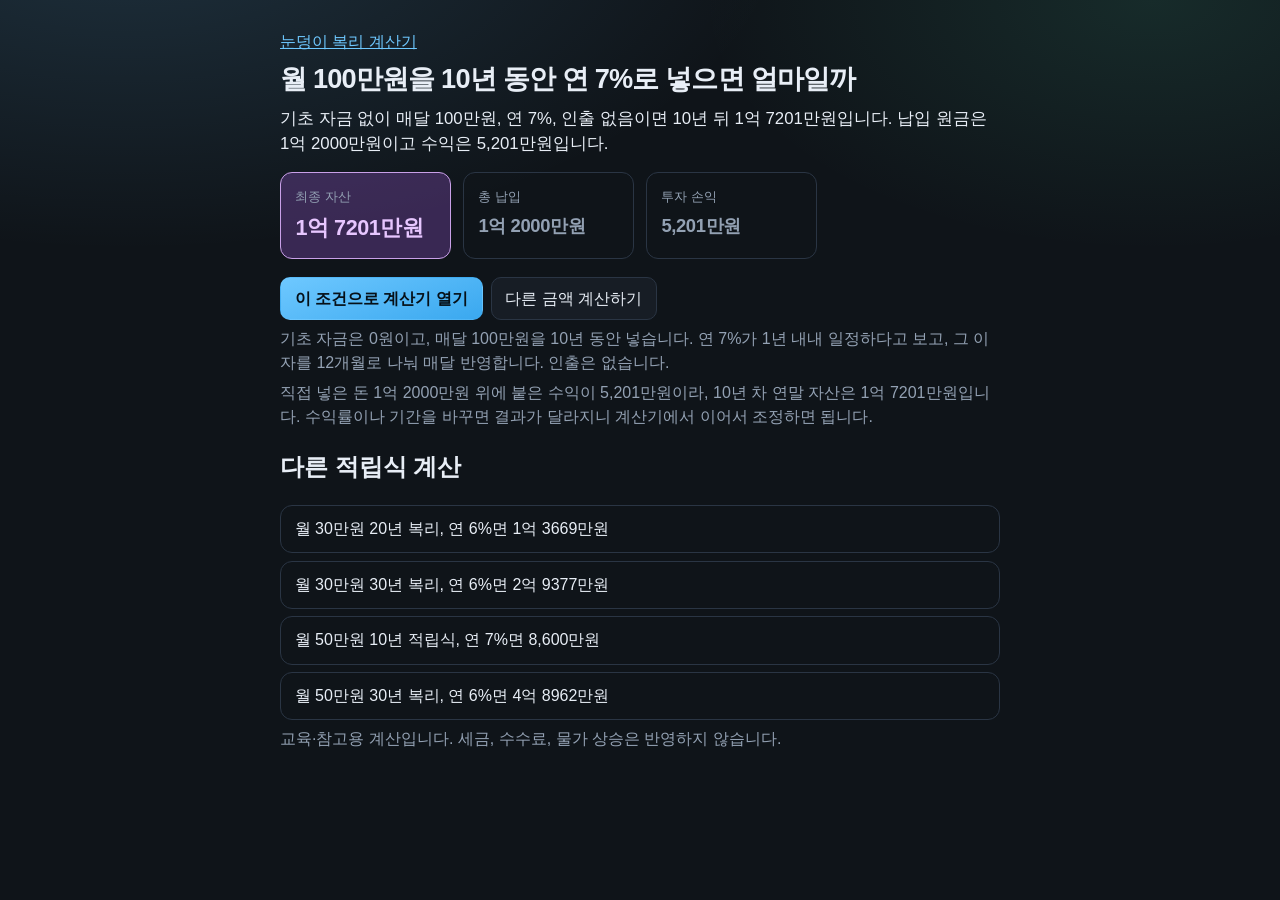
<file: wol-100manwon-10nyeon/index.html>
<!DOCTYPE html>
<html lang="ko">
<head>
  <meta charset="UTF-8" />
  <meta name="viewport" content="width=device-width, initial-scale=1" />
  <title>월 100만원 10년 적립식, 연 7%면 1억 7201만원</title>
  <meta name="description" content="매달 100만원을 10년 넣으면 원금은 1억 2000만원입니다. 연 7% 적립식로 계산하면 10년 뒤 자산은 1억 7201만원, 수익은 5,201만원입니다." />
  <meta name="robots" content="index,follow" />
  <link rel="canonical" href="https://dublinajae.github.io/snowball/wol-100manwon-10nyeon/" />
  <meta property="og:type" content="article" />
  <meta property="og:locale" content="ko_KR" />
  <meta property="og:site_name" content="눈덩이" />
  <meta property="og:title" content="월 100만원 10년 적립식, 연 7%면 1억 7201만원" />
  <meta property="og:description" content="매달 100만원을 10년 넣으면 원금은 1억 2000만원입니다. 연 7% 적립식로 계산하면 10년 뒤 자산은 1억 7201만원, 수익은 5,201만원입니다." />
  <meta property="og:url" content="https://dublinajae.github.io/snowball/wol-100manwon-10nyeon/" />
  <meta name="twitter:card" content="summary" />
  <meta name="twitter:title" content="월 100만원 10년 적립식, 연 7%면 1억 7201만원" />
  <meta name="twitter:description" content="매달 100만원을 10년 넣으면 원금은 1억 2000만원입니다. 연 7% 적립식로 계산하면 10년 뒤 자산은 1억 7201만원, 수익은 5,201만원입니다." />
  <script type="application/ld+json">
  {
    "@context": "https://schema.org",
    "@type": "FAQPage",
    "mainEntity": [{
      "@type": "Question",
      "name": "월 100만원을 10년 동안 연 7%로 넣으면 얼마인가?",
      "acceptedAnswer": {
        "@type": "Answer",
        "text": "기초 자금 없이 매달 100만원, 연 7%, 인출 없음이면 10년 뒤 1억 7201만원입니다. 납입 원금은 1억 2000만원이고 수익은 5,201만원입니다."
      }
    }]
  }
  </script>
  <link rel="stylesheet" href="../styles.css?v=19" />
  <link rel="icon" href="../favicon.png?v=1" type="image/png" />
  <link rel="apple-touch-icon" href="../apple-touch-icon.png" />
</head>
<body>
  <article class="app guide">
    <p><a href="../">눈덩이 복리 계산기</a></p>
    <h1>월 100만원을 10년 동안 연 7%로 넣으면 얼마일까</h1>
    <p class="lead">기초 자금 없이 매달 100만원, 연 7%, 인출 없음이면 10년 뒤 1억 7201만원입니다. 납입 원금은 1억 2000만원이고 수익은 5,201만원입니다.</p>
    <div class="summary">
      <article class="stat stat-final">
        <h2>최종 자산</h2>
        <p class="stat-value">1억 7201만원</p>
      </article>
      <article class="stat">
        <h2>총 납입</h2>
        <p class="stat-value">1억 2000만원</p>
      </article>
      <article class="stat">
        <h2>투자 손익</h2>
        <p class="stat-value">5,201만원</p>
      </article>
    </div>
    <div class="guide-actions">
      <a class="btn primary" href="../?c=KRW&m=1000000&y=10&r=7&i=0">이 조건으로 계산기 열기</a>
      <a class="btn" href="../">다른 금액 계산하기</a>
    </div>
    <p>기초 자금은 0원이고, 매달 100만원을 10년 동안 넣습니다. 연 7%가 1년 내내 일정하다고 보고, 그 이자를 12개월로 나눠 매달 반영합니다. 인출은 없습니다.</p>
    <p>직접 넣은 돈 1억 2000만원 위에 붙은 수익이 5,201만원이라, 10년 차 연말 자산은 1억 7201만원입니다. 수익률이나 기간을 바꾸면 결과가 달라지니 계산기에서 이어서 조정하면 됩니다.</p>
    <h2>다른 적립식 계산</h2>
    <ul class="guide-links">
        <li><a href="../wol-30manwon-20nyeon/">월 30만원 20년 복리, 연 6%면 1억 3669만원</a></li>
        <li><a href="../wol-30manwon-30nyeon/">월 30만원 30년 복리, 연 6%면 2억 9377만원</a></li>
        <li><a href="../wol-50manwon-10nyeon/">월 50만원 10년 적립식, 연 7%면 8,600만원</a></li>
        <li><a href="../wol-50manwon-30nyeon/">월 50만원 30년 복리, 연 6%면 4억 8962만원</a></li>
    </ul>
    <p>교육·참고용 계산입니다. 세금, 수수료, 물가 상승은 반영하지 않습니다.</p>
  </article>
</body>
</html>
</file>
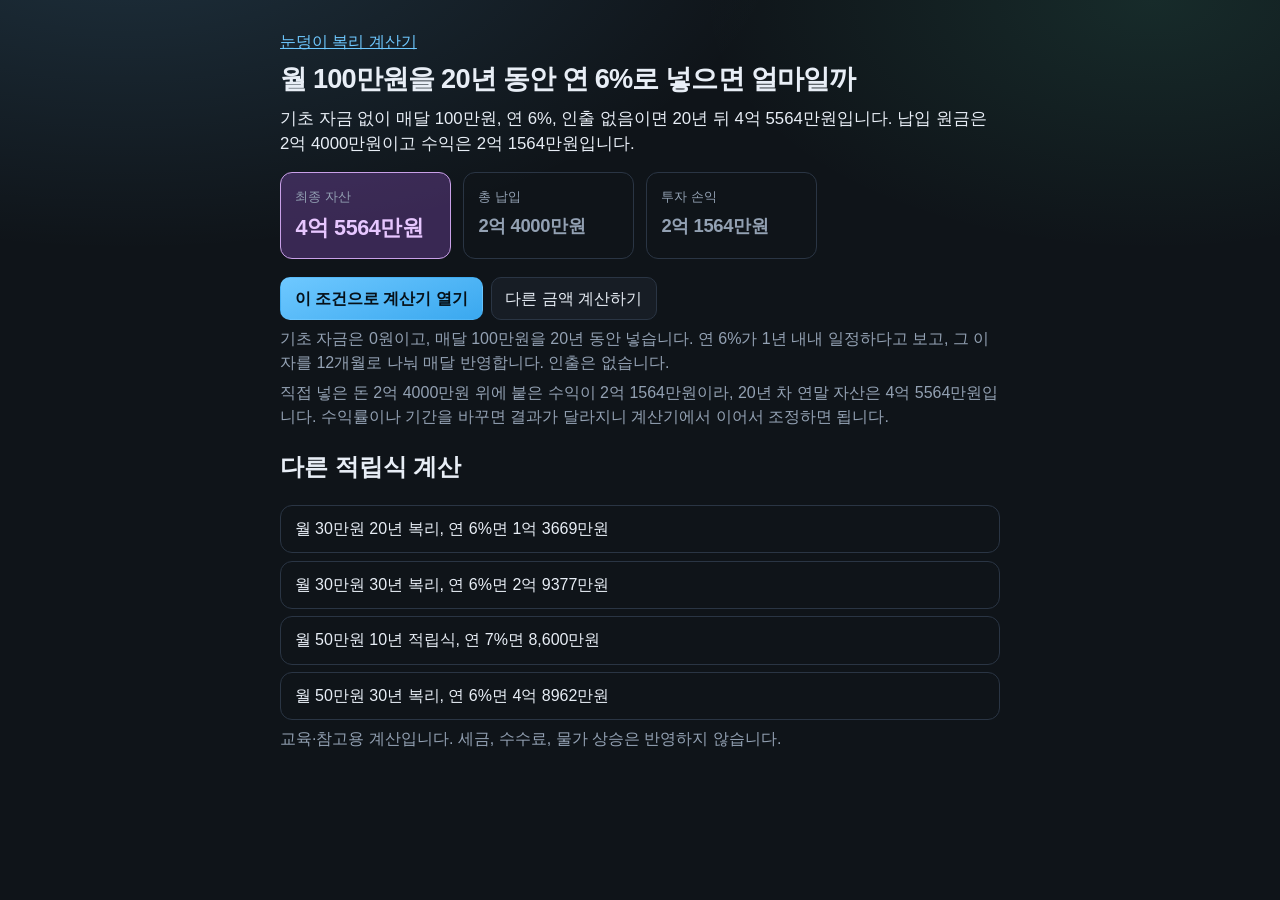
<file: wol-100manwon-20nyeon/index.html>
<!DOCTYPE html>
<html lang="ko">
<head>
  <meta charset="UTF-8" />
  <meta name="viewport" content="width=device-width, initial-scale=1" />
  <title>월 100만원 20년 복리, 연 6%면 4억 5564만원</title>
  <meta name="description" content="매달 100만원을 20년 넣으면 원금은 2억 4000만원입니다. 연 6% 복리로 계산하면 20년 뒤 자산은 4억 5564만원, 수익은 2억 1564만원입니다." />
  <meta name="robots" content="index,follow" />
  <link rel="canonical" href="https://dublinajae.github.io/snowball/wol-100manwon-20nyeon/" />
  <meta property="og:type" content="article" />
  <meta property="og:locale" content="ko_KR" />
  <meta property="og:site_name" content="눈덩이" />
  <meta property="og:title" content="월 100만원 20년 복리, 연 6%면 4억 5564만원" />
  <meta property="og:description" content="매달 100만원을 20년 넣으면 원금은 2억 4000만원입니다. 연 6% 복리로 계산하면 20년 뒤 자산은 4억 5564만원, 수익은 2억 1564만원입니다." />
  <meta property="og:url" content="https://dublinajae.github.io/snowball/wol-100manwon-20nyeon/" />
  <meta name="twitter:card" content="summary" />
  <meta name="twitter:title" content="월 100만원 20년 복리, 연 6%면 4억 5564만원" />
  <meta name="twitter:description" content="매달 100만원을 20년 넣으면 원금은 2억 4000만원입니다. 연 6% 복리로 계산하면 20년 뒤 자산은 4억 5564만원, 수익은 2억 1564만원입니다." />
  <script type="application/ld+json">
  {
    "@context": "https://schema.org",
    "@type": "FAQPage",
    "mainEntity": [{
      "@type": "Question",
      "name": "월 100만원을 20년 동안 연 6%로 넣으면 얼마인가?",
      "acceptedAnswer": {
        "@type": "Answer",
        "text": "기초 자금 없이 매달 100만원, 연 6%, 인출 없음이면 20년 뒤 4억 5564만원입니다. 납입 원금은 2억 4000만원이고 수익은 2억 1564만원입니다."
      }
    }]
  }
  </script>
  <link rel="stylesheet" href="../styles.css?v=19" />
  <link rel="icon" href="../favicon.png?v=1" type="image/png" />
  <link rel="apple-touch-icon" href="../apple-touch-icon.png" />
</head>
<body>
  <article class="app guide">
    <p><a href="../">눈덩이 복리 계산기</a></p>
    <h1>월 100만원을 20년 동안 연 6%로 넣으면 얼마일까</h1>
    <p class="lead">기초 자금 없이 매달 100만원, 연 6%, 인출 없음이면 20년 뒤 4억 5564만원입니다. 납입 원금은 2억 4000만원이고 수익은 2억 1564만원입니다.</p>
    <div class="summary">
      <article class="stat stat-final">
        <h2>최종 자산</h2>
        <p class="stat-value">4억 5564만원</p>
      </article>
      <article class="stat">
        <h2>총 납입</h2>
        <p class="stat-value">2억 4000만원</p>
      </article>
      <article class="stat">
        <h2>투자 손익</h2>
        <p class="stat-value">2억 1564만원</p>
      </article>
    </div>
    <div class="guide-actions">
      <a class="btn primary" href="../?c=KRW&m=1000000&y=20&r=6&i=0">이 조건으로 계산기 열기</a>
      <a class="btn" href="../">다른 금액 계산하기</a>
    </div>
    <p>기초 자금은 0원이고, 매달 100만원을 20년 동안 넣습니다. 연 6%가 1년 내내 일정하다고 보고, 그 이자를 12개월로 나눠 매달 반영합니다. 인출은 없습니다.</p>
    <p>직접 넣은 돈 2억 4000만원 위에 붙은 수익이 2억 1564만원이라, 20년 차 연말 자산은 4억 5564만원입니다. 수익률이나 기간을 바꾸면 결과가 달라지니 계산기에서 이어서 조정하면 됩니다.</p>
    <h2>다른 적립식 계산</h2>
    <ul class="guide-links">
        <li><a href="../wol-30manwon-20nyeon/">월 30만원 20년 복리, 연 6%면 1억 3669만원</a></li>
        <li><a href="../wol-30manwon-30nyeon/">월 30만원 30년 복리, 연 6%면 2억 9377만원</a></li>
        <li><a href="../wol-50manwon-10nyeon/">월 50만원 10년 적립식, 연 7%면 8,600만원</a></li>
        <li><a href="../wol-50manwon-30nyeon/">월 50만원 30년 복리, 연 6%면 4억 8962만원</a></li>
    </ul>
    <p>교육·참고용 계산입니다. 세금, 수수료, 물가 상승은 반영하지 않습니다.</p>
  </article>
</body>
</html>
</file>
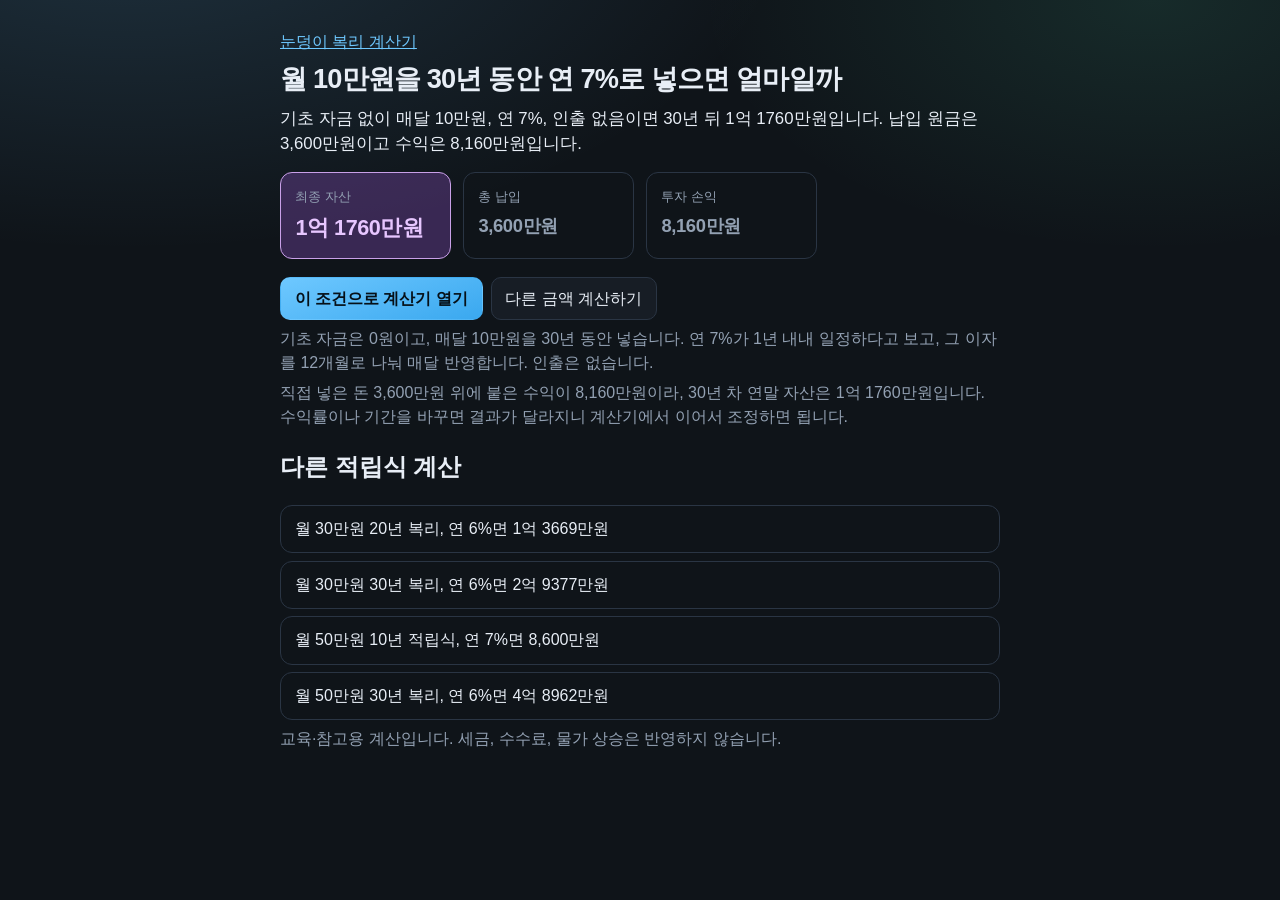
<file: wol-10manwon-30nyeon/index.html>
<!DOCTYPE html>
<html lang="ko">
<head>
  <meta charset="UTF-8" />
  <meta name="viewport" content="width=device-width, initial-scale=1" />
  <title>월 10만원 30년 복리, 연 7%면 1억 1760만원</title>
  <meta name="description" content="매달 10만원을 30년 넣으면 원금은 3,600만원입니다. 연 7% 복리로 계산하면 30년 뒤 자산은 1억 1760만원, 수익은 8,160만원입니다." />
  <meta name="robots" content="index,follow" />
  <link rel="canonical" href="https://dublinajae.github.io/snowball/wol-10manwon-30nyeon/" />
  <meta property="og:type" content="article" />
  <meta property="og:locale" content="ko_KR" />
  <meta property="og:site_name" content="눈덩이" />
  <meta property="og:title" content="월 10만원 30년 복리, 연 7%면 1억 1760만원" />
  <meta property="og:description" content="매달 10만원을 30년 넣으면 원금은 3,600만원입니다. 연 7% 복리로 계산하면 30년 뒤 자산은 1억 1760만원, 수익은 8,160만원입니다." />
  <meta property="og:url" content="https://dublinajae.github.io/snowball/wol-10manwon-30nyeon/" />
  <meta name="twitter:card" content="summary" />
  <meta name="twitter:title" content="월 10만원 30년 복리, 연 7%면 1억 1760만원" />
  <meta name="twitter:description" content="매달 10만원을 30년 넣으면 원금은 3,600만원입니다. 연 7% 복리로 계산하면 30년 뒤 자산은 1억 1760만원, 수익은 8,160만원입니다." />
  <script type="application/ld+json">
  {
    "@context": "https://schema.org",
    "@type": "FAQPage",
    "mainEntity": [{
      "@type": "Question",
      "name": "월 10만원을 30년 동안 연 7%로 넣으면 얼마인가?",
      "acceptedAnswer": {
        "@type": "Answer",
        "text": "기초 자금 없이 매달 10만원, 연 7%, 인출 없음이면 30년 뒤 1억 1760만원입니다. 납입 원금은 3,600만원이고 수익은 8,160만원입니다."
      }
    }]
  }
  </script>
  <link rel="stylesheet" href="../styles.css?v=19" />
  <link rel="icon" href="../favicon.png?v=1" type="image/png" />
  <link rel="apple-touch-icon" href="../apple-touch-icon.png" />
</head>
<body>
  <article class="app guide">
    <p><a href="../">눈덩이 복리 계산기</a></p>
    <h1>월 10만원을 30년 동안 연 7%로 넣으면 얼마일까</h1>
    <p class="lead">기초 자금 없이 매달 10만원, 연 7%, 인출 없음이면 30년 뒤 1억 1760만원입니다. 납입 원금은 3,600만원이고 수익은 8,160만원입니다.</p>
    <div class="summary">
      <article class="stat stat-final">
        <h2>최종 자산</h2>
        <p class="stat-value">1억 1760만원</p>
      </article>
      <article class="stat">
        <h2>총 납입</h2>
        <p class="stat-value">3,600만원</p>
      </article>
      <article class="stat">
        <h2>투자 손익</h2>
        <p class="stat-value">8,160만원</p>
      </article>
    </div>
    <div class="guide-actions">
      <a class="btn primary" href="../?c=KRW&m=100000&y=30&r=7&i=0">이 조건으로 계산기 열기</a>
      <a class="btn" href="../">다른 금액 계산하기</a>
    </div>
    <p>기초 자금은 0원이고, 매달 10만원을 30년 동안 넣습니다. 연 7%가 1년 내내 일정하다고 보고, 그 이자를 12개월로 나눠 매달 반영합니다. 인출은 없습니다.</p>
    <p>직접 넣은 돈 3,600만원 위에 붙은 수익이 8,160만원이라, 30년 차 연말 자산은 1억 1760만원입니다. 수익률이나 기간을 바꾸면 결과가 달라지니 계산기에서 이어서 조정하면 됩니다.</p>
    <h2>다른 적립식 계산</h2>
    <ul class="guide-links">
        <li><a href="../wol-30manwon-20nyeon/">월 30만원 20년 복리, 연 6%면 1억 3669만원</a></li>
        <li><a href="../wol-30manwon-30nyeon/">월 30만원 30년 복리, 연 6%면 2억 9377만원</a></li>
        <li><a href="../wol-50manwon-10nyeon/">월 50만원 10년 적립식, 연 7%면 8,600만원</a></li>
        <li><a href="../wol-50manwon-30nyeon/">월 50만원 30년 복리, 연 6%면 4억 8962만원</a></li>
    </ul>
    <p>교육·참고용 계산입니다. 세금, 수수료, 물가 상승은 반영하지 않습니다.</p>
  </article>
</body>
</html>
</file>
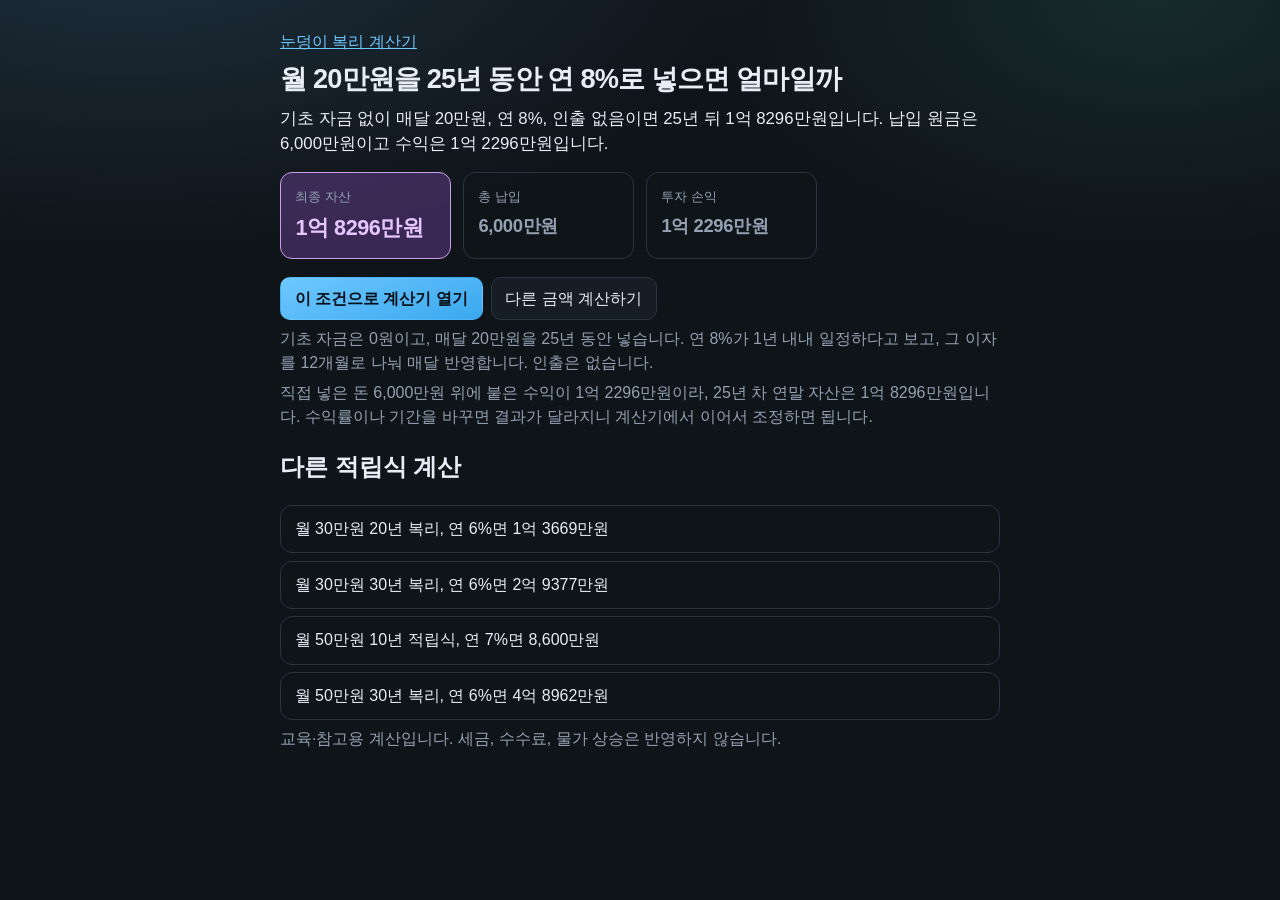
<file: wol-20manwon-25nyeon/index.html>
<!DOCTYPE html>
<html lang="ko">
<head>
  <meta charset="UTF-8" />
  <meta name="viewport" content="width=device-width, initial-scale=1" />
  <title>월 20만원 25년 복리, 연 8%면 1억 8296만원</title>
  <meta name="description" content="매달 20만원을 25년 넣으면 원금은 6,000만원입니다. 연 8% 복리로 계산하면 25년 뒤 자산은 1억 8296만원, 수익은 1억 2296만원입니다." />
  <meta name="robots" content="index,follow" />
  <link rel="canonical" href="https://dublinajae.github.io/snowball/wol-20manwon-25nyeon/" />
  <meta property="og:type" content="article" />
  <meta property="og:locale" content="ko_KR" />
  <meta property="og:site_name" content="눈덩이" />
  <meta property="og:title" content="월 20만원 25년 복리, 연 8%면 1억 8296만원" />
  <meta property="og:description" content="매달 20만원을 25년 넣으면 원금은 6,000만원입니다. 연 8% 복리로 계산하면 25년 뒤 자산은 1억 8296만원, 수익은 1억 2296만원입니다." />
  <meta property="og:url" content="https://dublinajae.github.io/snowball/wol-20manwon-25nyeon/" />
  <meta name="twitter:card" content="summary" />
  <meta name="twitter:title" content="월 20만원 25년 복리, 연 8%면 1억 8296만원" />
  <meta name="twitter:description" content="매달 20만원을 25년 넣으면 원금은 6,000만원입니다. 연 8% 복리로 계산하면 25년 뒤 자산은 1억 8296만원, 수익은 1억 2296만원입니다." />
  <script type="application/ld+json">
  {
    "@context": "https://schema.org",
    "@type": "FAQPage",
    "mainEntity": [{
      "@type": "Question",
      "name": "월 20만원을 25년 동안 연 8%로 넣으면 얼마인가?",
      "acceptedAnswer": {
        "@type": "Answer",
        "text": "기초 자금 없이 매달 20만원, 연 8%, 인출 없음이면 25년 뒤 1억 8296만원입니다. 납입 원금은 6,000만원이고 수익은 1억 2296만원입니다."
      }
    }]
  }
  </script>
  <link rel="stylesheet" href="../styles.css?v=19" />
  <link rel="icon" href="../favicon.png?v=1" type="image/png" />
  <link rel="apple-touch-icon" href="../apple-touch-icon.png" />
</head>
<body>
  <article class="app guide">
    <p><a href="../">눈덩이 복리 계산기</a></p>
    <h1>월 20만원을 25년 동안 연 8%로 넣으면 얼마일까</h1>
    <p class="lead">기초 자금 없이 매달 20만원, 연 8%, 인출 없음이면 25년 뒤 1억 8296만원입니다. 납입 원금은 6,000만원이고 수익은 1억 2296만원입니다.</p>
    <div class="summary">
      <article class="stat stat-final">
        <h2>최종 자산</h2>
        <p class="stat-value">1억 8296만원</p>
      </article>
      <article class="stat">
        <h2>총 납입</h2>
        <p class="stat-value">6,000만원</p>
      </article>
      <article class="stat">
        <h2>투자 손익</h2>
        <p class="stat-value">1억 2296만원</p>
      </article>
    </div>
    <div class="guide-actions">
      <a class="btn primary" href="../?c=KRW&m=200000&y=25&r=8&i=0">이 조건으로 계산기 열기</a>
      <a class="btn" href="../">다른 금액 계산하기</a>
    </div>
    <p>기초 자금은 0원이고, 매달 20만원을 25년 동안 넣습니다. 연 8%가 1년 내내 일정하다고 보고, 그 이자를 12개월로 나눠 매달 반영합니다. 인출은 없습니다.</p>
    <p>직접 넣은 돈 6,000만원 위에 붙은 수익이 1억 2296만원이라, 25년 차 연말 자산은 1억 8296만원입니다. 수익률이나 기간을 바꾸면 결과가 달라지니 계산기에서 이어서 조정하면 됩니다.</p>
    <h2>다른 적립식 계산</h2>
    <ul class="guide-links">
        <li><a href="../wol-30manwon-20nyeon/">월 30만원 20년 복리, 연 6%면 1억 3669만원</a></li>
        <li><a href="../wol-30manwon-30nyeon/">월 30만원 30년 복리, 연 6%면 2억 9377만원</a></li>
        <li><a href="../wol-50manwon-10nyeon/">월 50만원 10년 적립식, 연 7%면 8,600만원</a></li>
        <li><a href="../wol-50manwon-30nyeon/">월 50만원 30년 복리, 연 6%면 4억 8962만원</a></li>
    </ul>
    <p>교육·참고용 계산입니다. 세금, 수수료, 물가 상승은 반영하지 않습니다.</p>
  </article>
</body>
</html>
</file>
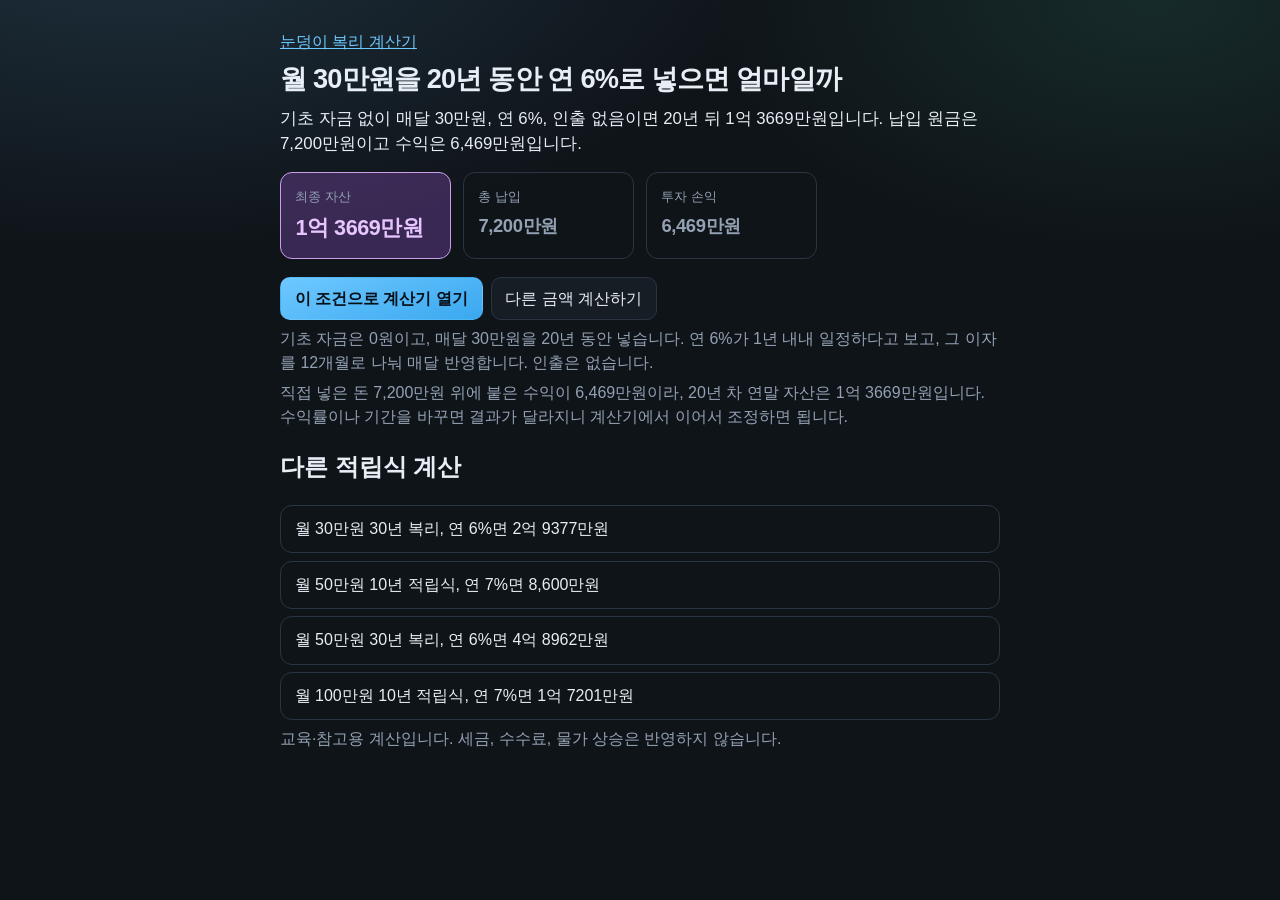
<file: wol-30manwon-20nyeon/index.html>
<!DOCTYPE html>
<html lang="ko">
<head>
  <meta charset="UTF-8" />
  <meta name="viewport" content="width=device-width, initial-scale=1" />
  <title>월 30만원 20년 복리, 연 6%면 1억 3669만원</title>
  <meta name="description" content="매달 30만원을 20년 넣으면 원금은 7,200만원입니다. 연 6% 복리로 계산하면 20년 뒤 자산은 1억 3669만원, 수익은 6,469만원입니다." />
  <meta name="robots" content="index,follow" />
  <link rel="canonical" href="https://dublinajae.github.io/snowball/wol-30manwon-20nyeon/" />
  <meta property="og:type" content="article" />
  <meta property="og:locale" content="ko_KR" />
  <meta property="og:site_name" content="눈덩이" />
  <meta property="og:title" content="월 30만원 20년 복리, 연 6%면 1억 3669만원" />
  <meta property="og:description" content="매달 30만원을 20년 넣으면 원금은 7,200만원입니다. 연 6% 복리로 계산하면 20년 뒤 자산은 1억 3669만원, 수익은 6,469만원입니다." />
  <meta property="og:url" content="https://dublinajae.github.io/snowball/wol-30manwon-20nyeon/" />
  <meta name="twitter:card" content="summary" />
  <meta name="twitter:title" content="월 30만원 20년 복리, 연 6%면 1억 3669만원" />
  <meta name="twitter:description" content="매달 30만원을 20년 넣으면 원금은 7,200만원입니다. 연 6% 복리로 계산하면 20년 뒤 자산은 1억 3669만원, 수익은 6,469만원입니다." />
  <script type="application/ld+json">
  {
    "@context": "https://schema.org",
    "@type": "FAQPage",
    "mainEntity": [{
      "@type": "Question",
      "name": "월 30만원을 20년 동안 연 6%로 넣으면 얼마인가?",
      "acceptedAnswer": {
        "@type": "Answer",
        "text": "기초 자금 없이 매달 30만원, 연 6%, 인출 없음이면 20년 뒤 1억 3669만원입니다. 납입 원금은 7,200만원이고 수익은 6,469만원입니다."
      }
    }]
  }
  </script>
  <link rel="stylesheet" href="../styles.css?v=19" />
  <link rel="icon" href="../favicon.png?v=1" type="image/png" />
  <link rel="apple-touch-icon" href="../apple-touch-icon.png" />
</head>
<body>
  <article class="app guide">
    <p><a href="../">눈덩이 복리 계산기</a></p>
    <h1>월 30만원을 20년 동안 연 6%로 넣으면 얼마일까</h1>
    <p class="lead">기초 자금 없이 매달 30만원, 연 6%, 인출 없음이면 20년 뒤 1억 3669만원입니다. 납입 원금은 7,200만원이고 수익은 6,469만원입니다.</p>
    <div class="summary">
      <article class="stat stat-final">
        <h2>최종 자산</h2>
        <p class="stat-value">1억 3669만원</p>
      </article>
      <article class="stat">
        <h2>총 납입</h2>
        <p class="stat-value">7,200만원</p>
      </article>
      <article class="stat">
        <h2>투자 손익</h2>
        <p class="stat-value">6,469만원</p>
      </article>
    </div>
    <div class="guide-actions">
      <a class="btn primary" href="../?c=KRW&m=300000&y=20&r=6&i=0">이 조건으로 계산기 열기</a>
      <a class="btn" href="../">다른 금액 계산하기</a>
    </div>
    <p>기초 자금은 0원이고, 매달 30만원을 20년 동안 넣습니다. 연 6%가 1년 내내 일정하다고 보고, 그 이자를 12개월로 나눠 매달 반영합니다. 인출은 없습니다.</p>
    <p>직접 넣은 돈 7,200만원 위에 붙은 수익이 6,469만원이라, 20년 차 연말 자산은 1억 3669만원입니다. 수익률이나 기간을 바꾸면 결과가 달라지니 계산기에서 이어서 조정하면 됩니다.</p>
    <h2>다른 적립식 계산</h2>
    <ul class="guide-links">
        <li><a href="../wol-30manwon-30nyeon/">월 30만원 30년 복리, 연 6%면 2억 9377만원</a></li>
        <li><a href="../wol-50manwon-10nyeon/">월 50만원 10년 적립식, 연 7%면 8,600만원</a></li>
        <li><a href="../wol-50manwon-30nyeon/">월 50만원 30년 복리, 연 6%면 4억 8962만원</a></li>
        <li><a href="../wol-100manwon-10nyeon/">월 100만원 10년 적립식, 연 7%면 1억 7201만원</a></li>
    </ul>
    <p>교육·참고용 계산입니다. 세금, 수수료, 물가 상승은 반영하지 않습니다.</p>
  </article>
</body>
</html>
</file>
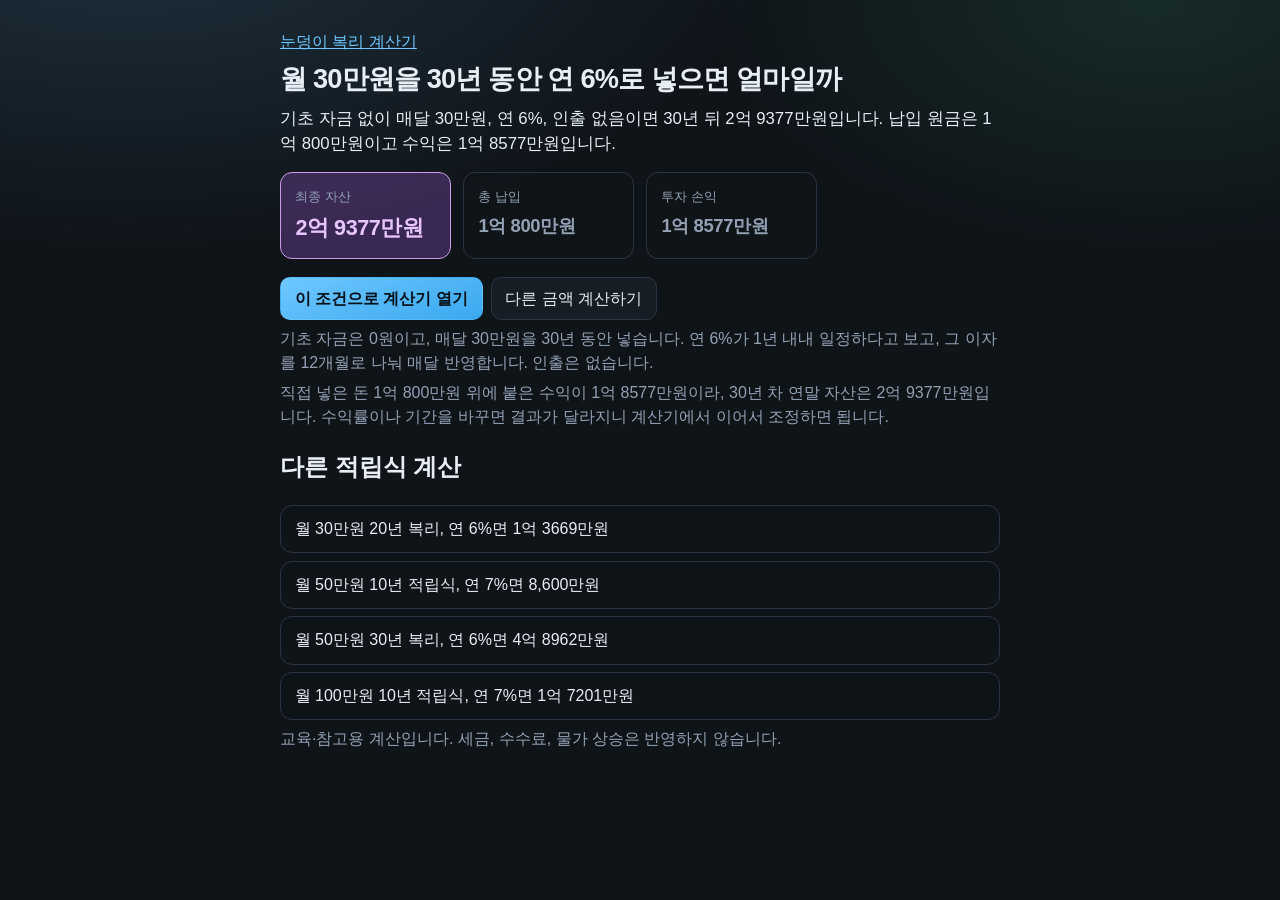
<file: wol-30manwon-30nyeon/index.html>
<!DOCTYPE html>
<html lang="ko">
<head>
  <meta charset="UTF-8" />
  <meta name="viewport" content="width=device-width, initial-scale=1" />
  <title>월 30만원 30년 복리, 연 6%면 2억 9377만원</title>
  <meta name="description" content="매달 30만원을 30년 넣으면 원금은 1억 800만원입니다. 연 6% 복리로 계산하면 30년 뒤 자산은 2억 9377만원, 수익은 1억 8577만원입니다." />
  <meta name="robots" content="index,follow" />
  <link rel="canonical" href="https://dublinajae.github.io/snowball/wol-30manwon-30nyeon/" />
  <meta property="og:type" content="article" />
  <meta property="og:locale" content="ko_KR" />
  <meta property="og:site_name" content="눈덩이" />
  <meta property="og:title" content="월 30만원 30년 복리, 연 6%면 2억 9377만원" />
  <meta property="og:description" content="매달 30만원을 30년 넣으면 원금은 1억 800만원입니다. 연 6% 복리로 계산하면 30년 뒤 자산은 2억 9377만원, 수익은 1억 8577만원입니다." />
  <meta property="og:url" content="https://dublinajae.github.io/snowball/wol-30manwon-30nyeon/" />
  <meta name="twitter:card" content="summary" />
  <meta name="twitter:title" content="월 30만원 30년 복리, 연 6%면 2억 9377만원" />
  <meta name="twitter:description" content="매달 30만원을 30년 넣으면 원금은 1억 800만원입니다. 연 6% 복리로 계산하면 30년 뒤 자산은 2억 9377만원, 수익은 1억 8577만원입니다." />
  <script type="application/ld+json">
  {
    "@context": "https://schema.org",
    "@type": "FAQPage",
    "mainEntity": [{
      "@type": "Question",
      "name": "월 30만원을 30년 동안 연 6%로 넣으면 얼마인가?",
      "acceptedAnswer": {
        "@type": "Answer",
        "text": "기초 자금 없이 매달 30만원, 연 6%, 인출 없음이면 30년 뒤 2억 9377만원입니다. 납입 원금은 1억 800만원이고 수익은 1억 8577만원입니다."
      }
    }]
  }
  </script>
  <link rel="stylesheet" href="../styles.css?v=19" />
  <link rel="icon" href="../favicon.png?v=1" type="image/png" />
  <link rel="apple-touch-icon" href="../apple-touch-icon.png" />
</head>
<body>
  <article class="app guide">
    <p><a href="../">눈덩이 복리 계산기</a></p>
    <h1>월 30만원을 30년 동안 연 6%로 넣으면 얼마일까</h1>
    <p class="lead">기초 자금 없이 매달 30만원, 연 6%, 인출 없음이면 30년 뒤 2억 9377만원입니다. 납입 원금은 1억 800만원이고 수익은 1억 8577만원입니다.</p>
    <div class="summary">
      <article class="stat stat-final">
        <h2>최종 자산</h2>
        <p class="stat-value">2억 9377만원</p>
      </article>
      <article class="stat">
        <h2>총 납입</h2>
        <p class="stat-value">1억 800만원</p>
      </article>
      <article class="stat">
        <h2>투자 손익</h2>
        <p class="stat-value">1억 8577만원</p>
      </article>
    </div>
    <div class="guide-actions">
      <a class="btn primary" href="../?c=KRW&m=300000&y=30&r=6&i=0">이 조건으로 계산기 열기</a>
      <a class="btn" href="../">다른 금액 계산하기</a>
    </div>
    <p>기초 자금은 0원이고, 매달 30만원을 30년 동안 넣습니다. 연 6%가 1년 내내 일정하다고 보고, 그 이자를 12개월로 나눠 매달 반영합니다. 인출은 없습니다.</p>
    <p>직접 넣은 돈 1억 800만원 위에 붙은 수익이 1억 8577만원이라, 30년 차 연말 자산은 2억 9377만원입니다. 수익률이나 기간을 바꾸면 결과가 달라지니 계산기에서 이어서 조정하면 됩니다.</p>
    <h2>다른 적립식 계산</h2>
    <ul class="guide-links">
        <li><a href="../wol-30manwon-20nyeon/">월 30만원 20년 복리, 연 6%면 1억 3669만원</a></li>
        <li><a href="../wol-50manwon-10nyeon/">월 50만원 10년 적립식, 연 7%면 8,600만원</a></li>
        <li><a href="../wol-50manwon-30nyeon/">월 50만원 30년 복리, 연 6%면 4억 8962만원</a></li>
        <li><a href="../wol-100manwon-10nyeon/">월 100만원 10년 적립식, 연 7%면 1억 7201만원</a></li>
    </ul>
    <p>교육·참고용 계산입니다. 세금, 수수료, 물가 상승은 반영하지 않습니다.</p>
  </article>
</body>
</html>
</file>
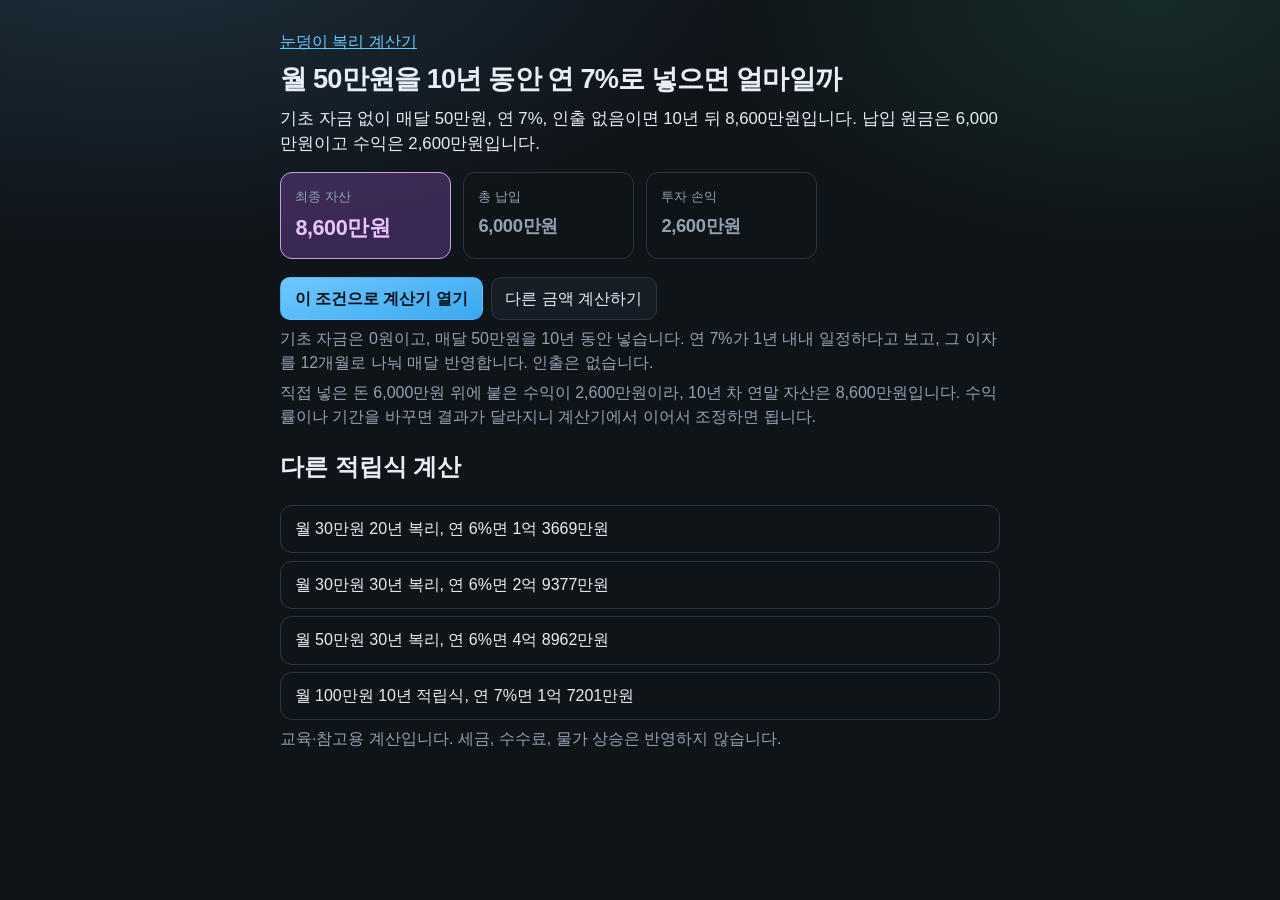
<file: wol-50manwon-10nyeon/index.html>
<!DOCTYPE html>
<html lang="ko">
<head>
  <meta charset="UTF-8" />
  <meta name="viewport" content="width=device-width, initial-scale=1" />
  <title>월 50만원 10년 적립식, 연 7%면 8,600만원</title>
  <meta name="description" content="매달 50만원을 10년 넣으면 원금은 6,000만원입니다. 연 7% 적립식로 계산하면 10년 뒤 자산은 8,600만원, 수익은 2,600만원입니다." />
  <meta name="robots" content="index,follow" />
  <link rel="canonical" href="https://dublinajae.github.io/snowball/wol-50manwon-10nyeon/" />
  <meta property="og:type" content="article" />
  <meta property="og:locale" content="ko_KR" />
  <meta property="og:site_name" content="눈덩이" />
  <meta property="og:title" content="월 50만원 10년 적립식, 연 7%면 8,600만원" />
  <meta property="og:description" content="매달 50만원을 10년 넣으면 원금은 6,000만원입니다. 연 7% 적립식로 계산하면 10년 뒤 자산은 8,600만원, 수익은 2,600만원입니다." />
  <meta property="og:url" content="https://dublinajae.github.io/snowball/wol-50manwon-10nyeon/" />
  <meta name="twitter:card" content="summary" />
  <meta name="twitter:title" content="월 50만원 10년 적립식, 연 7%면 8,600만원" />
  <meta name="twitter:description" content="매달 50만원을 10년 넣으면 원금은 6,000만원입니다. 연 7% 적립식로 계산하면 10년 뒤 자산은 8,600만원, 수익은 2,600만원입니다." />
  <script type="application/ld+json">
  {
    "@context": "https://schema.org",
    "@type": "FAQPage",
    "mainEntity": [{
      "@type": "Question",
      "name": "월 50만원을 10년 동안 연 7%로 넣으면 얼마인가?",
      "acceptedAnswer": {
        "@type": "Answer",
        "text": "기초 자금 없이 매달 50만원, 연 7%, 인출 없음이면 10년 뒤 8,600만원입니다. 납입 원금은 6,000만원이고 수익은 2,600만원입니다."
      }
    }]
  }
  </script>
  <link rel="stylesheet" href="../styles.css?v=19" />
  <link rel="icon" href="../favicon.png?v=1" type="image/png" />
  <link rel="apple-touch-icon" href="../apple-touch-icon.png" />
</head>
<body>
  <article class="app guide">
    <p><a href="../">눈덩이 복리 계산기</a></p>
    <h1>월 50만원을 10년 동안 연 7%로 넣으면 얼마일까</h1>
    <p class="lead">기초 자금 없이 매달 50만원, 연 7%, 인출 없음이면 10년 뒤 8,600만원입니다. 납입 원금은 6,000만원이고 수익은 2,600만원입니다.</p>
    <div class="summary">
      <article class="stat stat-final">
        <h2>최종 자산</h2>
        <p class="stat-value">8,600만원</p>
      </article>
      <article class="stat">
        <h2>총 납입</h2>
        <p class="stat-value">6,000만원</p>
      </article>
      <article class="stat">
        <h2>투자 손익</h2>
        <p class="stat-value">2,600만원</p>
      </article>
    </div>
    <div class="guide-actions">
      <a class="btn primary" href="../?c=KRW&m=500000&y=10&r=7&i=0">이 조건으로 계산기 열기</a>
      <a class="btn" href="../">다른 금액 계산하기</a>
    </div>
    <p>기초 자금은 0원이고, 매달 50만원을 10년 동안 넣습니다. 연 7%가 1년 내내 일정하다고 보고, 그 이자를 12개월로 나눠 매달 반영합니다. 인출은 없습니다.</p>
    <p>직접 넣은 돈 6,000만원 위에 붙은 수익이 2,600만원이라, 10년 차 연말 자산은 8,600만원입니다. 수익률이나 기간을 바꾸면 결과가 달라지니 계산기에서 이어서 조정하면 됩니다.</p>
    <h2>다른 적립식 계산</h2>
    <ul class="guide-links">
        <li><a href="../wol-30manwon-20nyeon/">월 30만원 20년 복리, 연 6%면 1억 3669만원</a></li>
        <li><a href="../wol-30manwon-30nyeon/">월 30만원 30년 복리, 연 6%면 2억 9377만원</a></li>
        <li><a href="../wol-50manwon-30nyeon/">월 50만원 30년 복리, 연 6%면 4억 8962만원</a></li>
        <li><a href="../wol-100manwon-10nyeon/">월 100만원 10년 적립식, 연 7%면 1억 7201만원</a></li>
    </ul>
    <p>교육·참고용 계산입니다. 세금, 수수료, 물가 상승은 반영하지 않습니다.</p>
  </article>
</body>
</html>
</file>
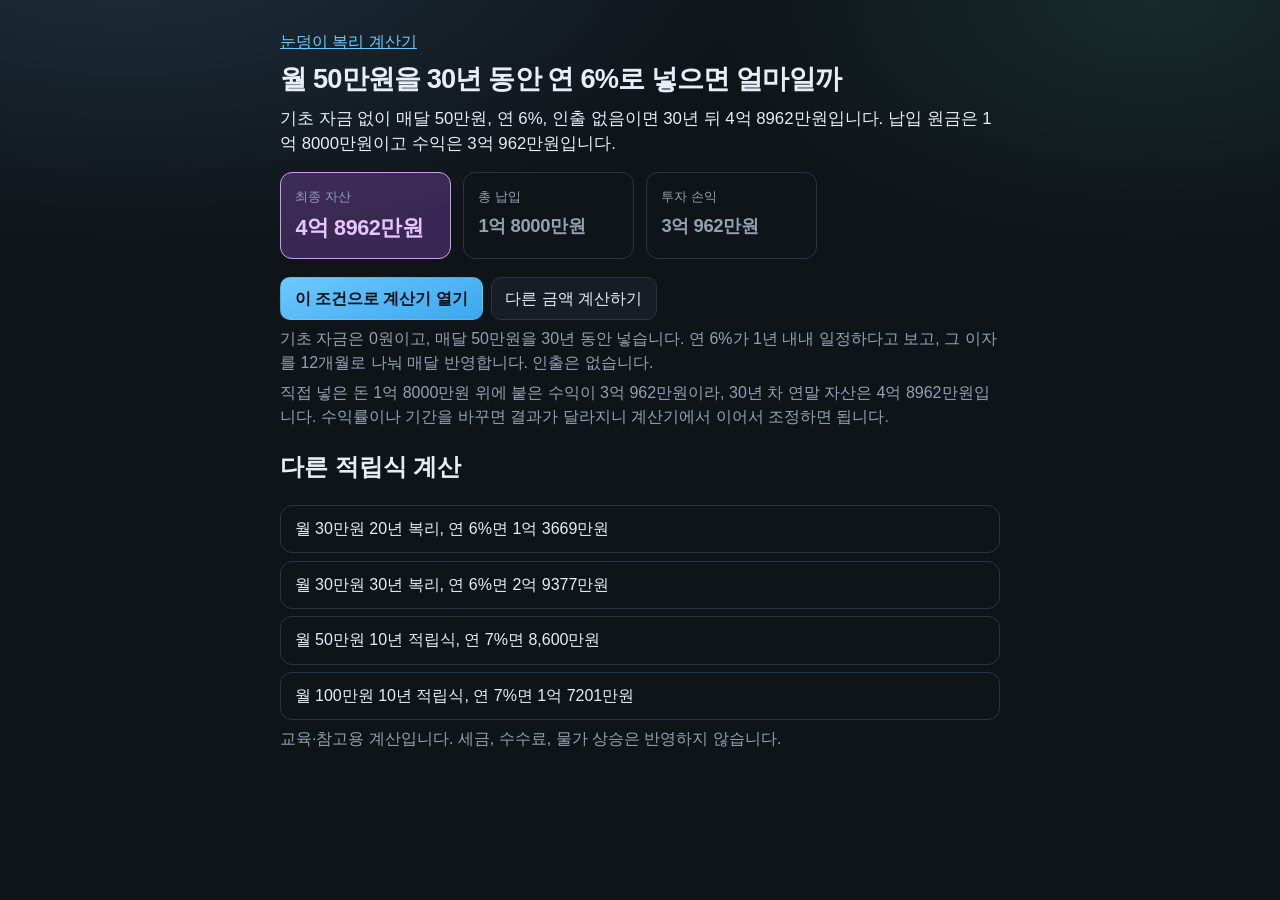
<file: wol-50manwon-30nyeon/index.html>
<!DOCTYPE html>
<html lang="ko">
<head>
  <meta charset="UTF-8" />
  <meta name="viewport" content="width=device-width, initial-scale=1" />
  <title>월 50만원 30년 복리, 연 6%면 4억 8962만원</title>
  <meta name="description" content="매달 50만원을 30년 넣으면 원금은 1억 8000만원입니다. 연 6% 복리로 계산하면 30년 뒤 자산은 4억 8962만원, 수익은 3억 962만원입니다." />
  <meta name="robots" content="index,follow" />
  <link rel="canonical" href="https://dublinajae.github.io/snowball/wol-50manwon-30nyeon/" />
  <meta property="og:type" content="article" />
  <meta property="og:locale" content="ko_KR" />
  <meta property="og:site_name" content="눈덩이" />
  <meta property="og:title" content="월 50만원 30년 복리, 연 6%면 4억 8962만원" />
  <meta property="og:description" content="매달 50만원을 30년 넣으면 원금은 1억 8000만원입니다. 연 6% 복리로 계산하면 30년 뒤 자산은 4억 8962만원, 수익은 3억 962만원입니다." />
  <meta property="og:url" content="https://dublinajae.github.io/snowball/wol-50manwon-30nyeon/" />
  <meta name="twitter:card" content="summary" />
  <meta name="twitter:title" content="월 50만원 30년 복리, 연 6%면 4억 8962만원" />
  <meta name="twitter:description" content="매달 50만원을 30년 넣으면 원금은 1억 8000만원입니다. 연 6% 복리로 계산하면 30년 뒤 자산은 4억 8962만원, 수익은 3억 962만원입니다." />
  <script type="application/ld+json">
  {
    "@context": "https://schema.org",
    "@type": "FAQPage",
    "mainEntity": [{
      "@type": "Question",
      "name": "월 50만원을 30년 동안 연 6%로 넣으면 얼마인가?",
      "acceptedAnswer": {
        "@type": "Answer",
        "text": "기초 자금 없이 매달 50만원, 연 6%, 인출 없음이면 30년 뒤 4억 8962만원입니다. 납입 원금은 1억 8000만원이고 수익은 3억 962만원입니다."
      }
    }]
  }
  </script>
  <link rel="stylesheet" href="../styles.css?v=19" />
  <link rel="icon" href="../favicon.png?v=1" type="image/png" />
  <link rel="apple-touch-icon" href="../apple-touch-icon.png" />
</head>
<body>
  <article class="app guide">
    <p><a href="../">눈덩이 복리 계산기</a></p>
    <h1>월 50만원을 30년 동안 연 6%로 넣으면 얼마일까</h1>
    <p class="lead">기초 자금 없이 매달 50만원, 연 6%, 인출 없음이면 30년 뒤 4억 8962만원입니다. 납입 원금은 1억 8000만원이고 수익은 3억 962만원입니다.</p>
    <div class="summary">
      <article class="stat stat-final">
        <h2>최종 자산</h2>
        <p class="stat-value">4억 8962만원</p>
      </article>
      <article class="stat">
        <h2>총 납입</h2>
        <p class="stat-value">1억 8000만원</p>
      </article>
      <article class="stat">
        <h2>투자 손익</h2>
        <p class="stat-value">3억 962만원</p>
      </article>
    </div>
    <div class="guide-actions">
      <a class="btn primary" href="../?c=KRW&m=500000&y=30&r=6&i=0">이 조건으로 계산기 열기</a>
      <a class="btn" href="../">다른 금액 계산하기</a>
    </div>
    <p>기초 자금은 0원이고, 매달 50만원을 30년 동안 넣습니다. 연 6%가 1년 내내 일정하다고 보고, 그 이자를 12개월로 나눠 매달 반영합니다. 인출은 없습니다.</p>
    <p>직접 넣은 돈 1억 8000만원 위에 붙은 수익이 3억 962만원이라, 30년 차 연말 자산은 4억 8962만원입니다. 수익률이나 기간을 바꾸면 결과가 달라지니 계산기에서 이어서 조정하면 됩니다.</p>
    <h2>다른 적립식 계산</h2>
    <ul class="guide-links">
        <li><a href="../wol-30manwon-20nyeon/">월 30만원 20년 복리, 연 6%면 1억 3669만원</a></li>
        <li><a href="../wol-30manwon-30nyeon/">월 30만원 30년 복리, 연 6%면 2억 9377만원</a></li>
        <li><a href="../wol-50manwon-10nyeon/">월 50만원 10년 적립식, 연 7%면 8,600만원</a></li>
        <li><a href="../wol-100manwon-10nyeon/">월 100만원 10년 적립식, 연 7%면 1억 7201만원</a></li>
    </ul>
    <p>교육·참고용 계산입니다. 세금, 수수료, 물가 상승은 반영하지 않습니다.</p>
  </article>
</body>
</html>
</file>
<file: styles.css>
:root {
  --bg: #0f1419;
  --bg-elevated: #171d25;
  --panel: #1c2430;
  --border: #2a3544;
  --text: #e8eef6;
  --muted: #93a1b3;
  --accent: #6ec8ff;
  --accent-strong: #3aa8ef;
  --good: #4fd1a5;
  --warn: #f0b35a;
  --unit-eok: #ffd54a;
  --unit-man: #f0a06a;
  --danger: #f07178;
  --shadow: 0 12px 40px rgba(0, 0, 0, 0.35);
  --radius: 16px;
  --font: "Segoe UI", "Apple SD Gothic Neo", "Noto Sans KR", sans-serif;
}

* {
  box-sizing: border-box;
}

html, body {
  margin: 0;
  min-height: 100%;
  background:
    radial-gradient(1200px 600px at 10% -10%, rgba(110, 200, 255, 0.16), transparent 55%),
    radial-gradient(900px 500px at 90% 0%, rgba(79, 209, 165, 0.12), transparent 50%),
    var(--bg);
  color: var(--text);
  font-family: var(--font);
}

body {
  line-height: 1.5;
}

.app {
  max-width: 1200px;
  margin: 0 auto;
  padding: 1.5rem 1.25rem 3rem;
}

.header {
  display: flex;
  flex-wrap: wrap;
  justify-content: space-between;
  gap: 1rem;
  align-items: flex-start;
  margin-bottom: 1.5rem;
}

.brand {
  display: flex;
  gap: 0.9rem;
  align-items: center;
}

.brand-mark {
  display: grid;
  place-items: center;
  width: 3rem;
  height: 3rem;
  border-radius: 14px;
  border: 1px solid var(--border);
  object-fit: cover;
  flex-shrink: 0;
}

.brand h1 {
  margin: 0;
  font-size: 1.75rem;
  letter-spacing: -0.02em;
}

.tagline {
  margin: 0.15rem 0 0;
  color: var(--muted);
  font-size: 0.95rem;
}

.header-controls {
  display: flex;
  flex-wrap: wrap;
  gap: 0.6rem;
}

.chip {
  display: flex;
  align-items: center;
  gap: 0.5rem;
  padding: 0.45rem 0.7rem;
  border: 1px solid var(--border);
  border-radius: 999px;
  background: rgba(28, 36, 48, 0.85);
  color: var(--muted);
  font-size: 0.85rem;
}

.chip select,
input,
button,
.file-btn {
  font: inherit;
}

.chip select {
  border: 0;
  background: transparent;
  color: var(--text);
  outline: none;
}

.layout {
  display: grid;
  grid-template-columns: minmax(280px, 380px) minmax(0, 1fr);
  gap: 1.25rem;
  align-items: start;
}

.layout > * {
  min-width: 0;
}

.panel {
  background: color-mix(in srgb, var(--panel) 92%, black);
  border: 1px solid var(--border);
  border-radius: var(--radius);
  box-shadow: var(--shadow);
  padding: 1.15rem 1.2rem 1.35rem;
}

.panel-head {
  display: flex;
  justify-content: space-between;
  align-items: center;
  gap: 0.75rem;
  margin-bottom: 1rem;
}

.panel-head h2,
.fieldset legend {
  margin: 0;
  font-size: 1.05rem;
}

.legend-check {
  display: inline-flex;
  align-items: center;
  gap: 0.45rem;
  padding: 0.28rem 0.75rem 0.28rem 0.5rem;
  border: 1px solid #d4a017;
  border-radius: 999px;
  background: rgba(255, 213, 74, 0.16);
  color: #ffd54a;
  font-weight: 700;
  cursor: pointer;
}

.legend-check input {
  width: 1.05rem;
  height: 1.05rem;
  margin: 0;
  accent-color: #ffd54a;
}

#schdSettings[hidden],
.summary-schd[hidden] {
  display: none !important;
}

#yearTable:not(.schd-on) .col-schd,
#yearTable:not(.schd-on) .col-dividend-annual,
#yearTable:not(.schd-on) .col-dividend {
  display: none;
}

.field {
  display: grid;
  gap: 0.35rem;
  margin-bottom: 0.9rem;
}

.field[hidden],
.withdrawal-field[hidden] {
  display: none !important;
}

.field label {
  color: var(--muted);
  font-size: 0.88rem;
}

.stepper {
  display: grid;
  grid-template-columns: 2.6rem minmax(0, 1fr) 2.6rem;
  gap: 0.4rem;
  align-items: stretch;
}

.step-btn {
  appearance: none;
  border: 1px solid var(--border);
  border-radius: 12px;
  background: var(--bg-elevated);
  color: var(--text);
  font-size: 1.35rem;
  line-height: 1;
  cursor: pointer;
  padding: 0;
  touch-action: manipulation;
}

.step-btn:hover {
  border-color: var(--accent);
  color: var(--accent);
}

.step-btn:active {
  transform: translateY(1px);
}

.input-with-suffix {
  display: grid;
  grid-template-columns: minmax(0, 1fr) auto;
  align-items: stretch;
  min-width: 0;
  border: 1px solid var(--border);
  border-radius: 12px;
  overflow: hidden;
  background: var(--bg-elevated);
}

.input-with-suffix:focus-within {
  border-color: var(--accent);
  box-shadow: 0 0 0 3px rgba(110, 200, 255, 0.15);
}

.input-with-suffix input,
.field > input[type="text"],
.field > input[type="number"] {
  width: 100%;
  min-width: 0;
  border: 0;
  background: transparent;
  color: var(--text);
  padding: 0.7rem 0.85rem;
  outline: none;
  font-variant-numeric: tabular-nums;
}

input[type="number"] {
  -moz-appearance: textfield;
  appearance: textfield;
}

input[type="number"]::-webkit-outer-spin-button,
input[type="number"]::-webkit-inner-spin-button {
  appearance: none;
  margin: 0;
}

.field > input[type="text"],
.field > input[type="number"] {
  border: 1px solid var(--border);
  border-radius: 12px;
  background: var(--bg-elevated);
}

.field > input[type="text"]:focus,
.field > input[type="number"]:focus {
  border-color: var(--accent);
  box-shadow: 0 0 0 3px rgba(110, 200, 255, 0.15);
}

.suffix {
  display: grid;
  place-items: center;
  min-width: 2.6rem;
  padding: 0 0.7rem;
  color: var(--muted);
  background: rgba(255, 255, 255, 0.03);
  border-left: 1px solid var(--border);
  font-size: 0.9rem;
}

.fieldset {
  margin: 1.1rem 0 0;
  padding: 0.9rem 0 0;
  border: 0;
  border-top: 1px solid var(--border);
}

.radio-row {
  display: grid;
  gap: 0.45rem;
  margin-bottom: 0.85rem;
}

.radio-row label {
  display: flex;
  gap: 0.55rem;
  align-items: center;
  color: var(--text);
  font-size: 0.92rem;
  cursor: pointer;
}

.hint {
  margin: 0.2rem 0 0;
  color: var(--muted);
  font-size: 0.8rem;
}

.btn-row {
  display: flex;
  flex-wrap: wrap;
  gap: 0.5rem;
  margin-bottom: 0.75rem;
}

.btn,
.file-btn {
  appearance: none;
  border: 1px solid var(--border);
  background: var(--bg-elevated);
  color: var(--text);
  border-radius: 10px;
  padding: 0.55rem 0.85rem;
  cursor: pointer;
  transition: background 0.15s ease, border-color 0.15s ease, transform 0.1s ease;
}

.btn:hover,
.file-btn:hover {
  border-color: var(--accent);
}

.btn:active,
.file-btn:active {
  transform: translateY(1px);
}

.btn.primary {
  background: linear-gradient(160deg, var(--accent), var(--accent-strong));
  border-color: transparent;
  color: #061018;
  font-weight: 650;
}

.btn.ghost {
  background: transparent;
}

.btn.danger {
  color: var(--danger);
}

.scenario-list {
  list-style: none;
  margin: 0;
  padding: 0;
  display: grid;
  gap: 0.45rem;
}

.scenario-list li {
  display: flex;
  justify-content: space-between;
  gap: 0.5rem;
  align-items: center;
  padding: 0.55rem 0.65rem;
  border: 1px solid var(--border);
  border-radius: 10px;
  background: rgba(15, 20, 25, 0.45);
}

.scenario-list .name {
  font-size: 0.9rem;
  word-break: break-word;
}

.scenario-actions {
  display: flex;
  gap: 0.35rem;
  flex-shrink: 0;
}

.summary {
  display: grid;
  grid-template-columns: repeat(4, minmax(0, 1fr));
  gap: 0.75rem;
  margin-bottom: 1.1rem;
}

.stat {
  padding: 0.85rem 0.9rem;
  border-radius: 12px;
  border: 1px solid var(--border);
  background: rgba(15, 20, 25, 0.4);
}

.stat h3 {
  margin: 0;
  color: var(--muted);
  font-size: 0.8rem;
  font-weight: 550;
}

.stat-value {
  margin: 0.35rem 0 0;
  font-size: 1.15rem;
  font-variant-numeric: tabular-nums;
  font-weight: 700;
  letter-spacing: -0.02em;
  word-break: break-word;
}

.stat-final {
  background: rgba(126, 74, 176, 0.38);
  border-color: #c9a0e8;
}

.stat-final .stat-value {
  color: #e7c6ff;
  font-size: 1.35rem;
}

.summary-schd {
  grid-template-columns: repeat(4, minmax(0, 1fr));
}

.stat-schd {
  background: rgba(255, 213, 74, 0.14);
  border-color: #d4a017;
}

.stat-schd .stat-value {
  color: #ffd54a;
  font-size: 1.35rem;
}

.stat-value.positive {
  color: var(--good);
}

.stat-value.negative {
  color: var(--danger);
}

.chart-wrap {
  border: 1px solid var(--border);
  border-radius: 12px;
  background: rgba(15, 20, 25, 0.35);
  padding: 0.75rem;
  margin-bottom: 1rem;
}

.chart-wrap canvas {
  width: 100%;
  height: auto;
  display: block;
  cursor: crosshair;
}

.table-wrap {
  overflow-x: auto;
  -webkit-overflow-scrolling: touch;
  border: 1px solid var(--border);
  border-radius: 12px;
}

.unit-eok {
  color: var(--unit-eok);
}

.unit-man {
  color: var(--unit-man);
}

td.num-up {
  color: var(--good);
}

td.num-down {
  color: var(--danger);
}

table {
  width: 100%;
  border-collapse: collapse;
  font-variant-numeric: tabular-nums;
  font-size: 0.9rem;
}

th, td {
  padding: 0.65rem 0.75rem;
  text-align: right;
  border-bottom: 1px solid var(--border);
  white-space: nowrap;
}

th:first-child,
td:first-child {
  text-align: left;
  position: sticky;
  left: 0;
  background: var(--panel);
}

thead th {
  position: sticky;
  top: 0;
  background: #222b38;
  color: var(--muted);
  font-weight: 600;
  z-index: 1;
}

thead th:first-child {
  z-index: 2;
}

tbody tr:hover td {
  background: rgba(110, 200, 255, 0.06);
}

tbody tr:hover td:first-child {
  background: #243041;
}

th.col-end,
td.col-end {
  background: rgba(126, 74, 176, 0.34);
}

thead th.col-end {
  background: #3a2a4d;
}

tbody tr:hover td.col-end {
  background: rgba(126, 74, 176, 0.5);
}

th.col-schd,
td.col-schd {
  background: rgba(255, 213, 74, 0.12);
}

thead th.col-schd {
  background: #3d3420;
}

tbody tr:hover td.col-schd {
  background: rgba(255, 213, 74, 0.22);
}

.examples {
  margin-bottom: 1rem;
}

.examples-label {
  margin: 0 0 0.45rem;
  color: var(--muted);
  font-size: 0.88rem;
}

.example-row {
  display: flex;
  flex-wrap: wrap;
  gap: 0.4rem;
}

.example-btn.active {
  border-color: var(--accent);
  background: rgba(110, 200, 255, 0.12);
}

.social {
  display: flex;
  flex-wrap: wrap;
  gap: 0.6rem;
  margin: 0.35rem 0;
}

.social a {
  display: inline-flex;
  align-items: center;
  gap: 0.4rem;
  padding: 0.4rem 0.7rem;
  border: 1px solid var(--border);
  border-radius: 999px;
  color: var(--text);
}

.social img {
  width: 20px;
  height: 20px;
  border-radius: 5px;
  display: block;
}

.social a:hover {
  border-color: var(--accent);
  text-decoration: none;
}

.footer {
  margin-top: 1.75rem;
  color: var(--muted);
  font-size: 0.85rem;
  display: grid;
  gap: 0.35rem;
}

.footer a {
  color: var(--accent);
  text-decoration: none;
}

.footer a:hover {
  text-decoration: underline;
}

.seo-note {
  margin-top: 1.75rem;
  padding: 1.15rem 1.2rem 1.25rem;
  border: 1px solid var(--border);
  border-radius: var(--radius);
  background: color-mix(in srgb, var(--panel) 92%, black);
}

.seo-note h2 {
  margin: 1.1rem 0 0.45rem;
  font-size: 1.05rem;
}

.seo-note h2:first-child {
  margin-top: 0;
}

.seo-note p,
.guide p {
  margin: 0.4rem 0 0;
  color: var(--muted);
}

.guide-links {
  list-style: none;
  margin: 0.7rem 0 0;
  padding: 0;
  display: grid;
  gap: 0.45rem;
}

.guide-links a {
  display: block;
  padding: 0.7rem 0.85rem;
  border: 1px solid var(--border);
  border-radius: 12px;
  background: rgba(15, 20, 25, 0.4);
  color: var(--text);
  text-decoration: none;
}

.guide-links a:hover {
  border-color: var(--accent);
}

.guide {
  max-width: 760px;
}

.guide h1 {
  margin: 0.4rem 0 0.6rem;
  font-size: 1.7rem;
  letter-spacing: -0.03em;
  line-height: 1.3;
}

.guide > p a {
  color: var(--accent);
}

.guide .summary h2 {
  margin: 0;
  color: var(--muted);
  font-size: 0.8rem;
  font-weight: 550;
}

.guide-actions .btn {
  color: var(--text);
}

.guide-actions .btn.primary {
  color: #061018;
}

.guide .lead {
  color: var(--text);
  font-size: 1.05rem;
}

.guide .summary {
  margin-top: 1rem;
}

.guide-actions {
  display: flex;
  flex-wrap: wrap;
  gap: 0.5rem;
  margin: 1rem 0 0.4rem;
}

.guide-actions a {
  text-decoration: none;
}

@media (max-width: 900px) {
  .layout {
    grid-template-columns: 1fr;
  }

  .summary {
    grid-template-columns: repeat(2, minmax(0, 1fr));
  }
}

@media (max-width: 520px) {
  .app {
    padding: 0.85rem 0.75rem 2.25rem;
  }

  .header {
    flex-direction: column;
    gap: 0.75rem;
  }

  .brand {
    align-items: flex-start;
  }

  .brand-mark {
    width: 2.4rem;
    height: 2.4rem;
    border-radius: 12px;
  }

  .brand h1 {
    font-size: 1.28rem;
    line-height: 1.25;
  }

  .tagline {
    font-size: 0.85rem;
  }

  .header-controls {
    width: 100%;
  }

  .panel {
    padding: 0.95rem 0.8rem 1.1rem;
  }

  .example-row {
    display: grid;
    grid-template-columns: 1fr 1fr;
  }

  .example-btn {
    width: 100%;
    text-align: center;
  }

  .summary {
    grid-template-columns: 1fr 1fr;
    gap: 0.55rem;
  }

  .stat {
    padding: 0.7rem 0.7rem;
  }

  .stat-value,
  .stat-final .stat-value {
    font-size: 1.02rem;
  }

  .chart-wrap {
    padding: 0.4rem 0.25rem 0.2rem;
  }

  .input-with-suffix input,
  .field > input[type="text"],
  .chip select,
  .btn,
  .file-btn {
    font-size: 16px;
  }

  .stepper {
    grid-template-columns: 2.75rem minmax(0, 1fr) 2.75rem;
  }

  .step-btn {
    min-height: 2.75rem;
  }

  .btn-row .btn,
  .btn-row .file-btn {
    flex: 1 1 calc(50% - 0.5rem);
    text-align: center;
  }

  th,
  td {
    padding: 0.5rem 0.4rem;
    font-size: 0.78rem;
  }

  #yearTable th:nth-child(2),
  #yearTable td:nth-child(2) {
    display: none;
  }

  .social a {
    flex: 1 1 auto;
    justify-content: center;
  }
}
</file>
